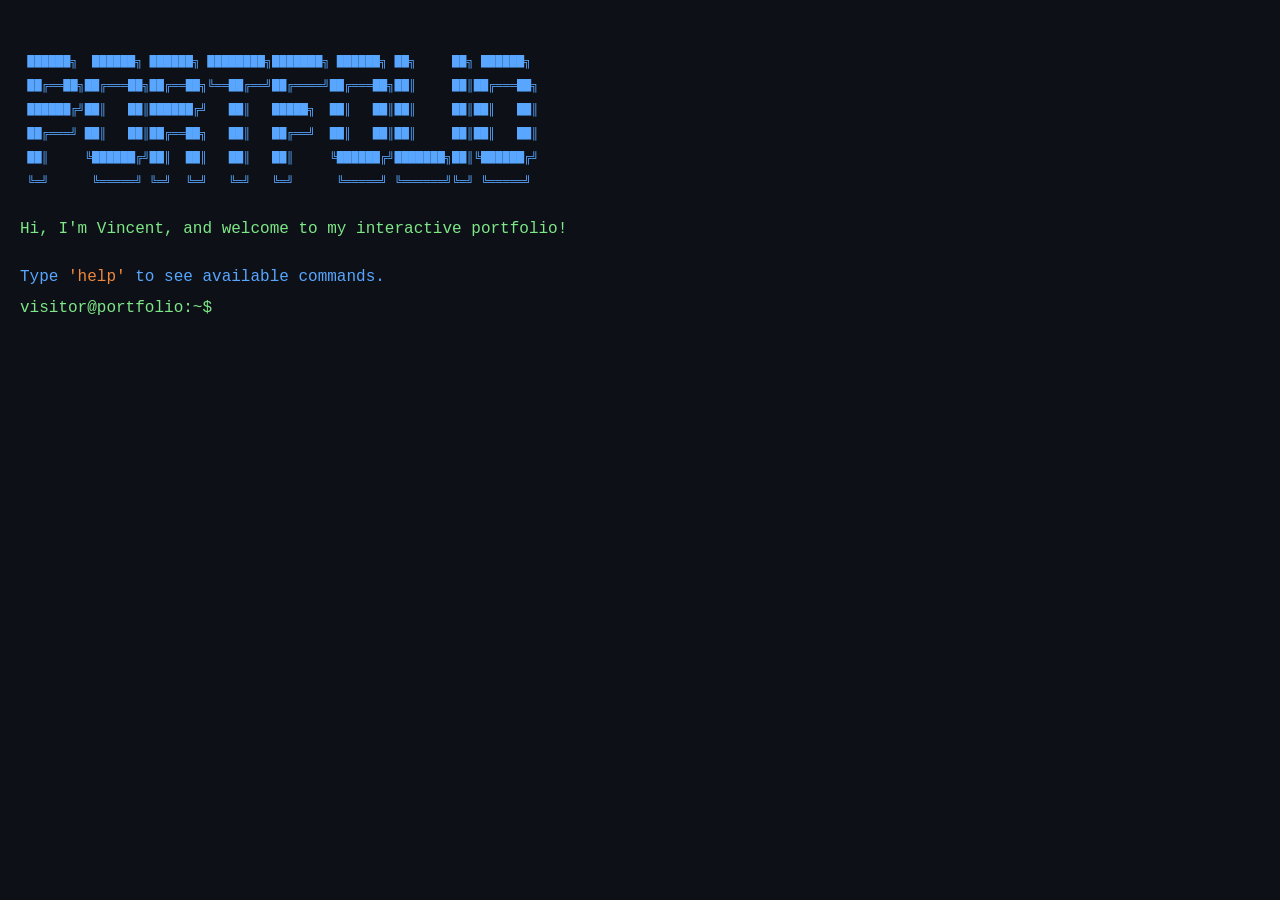
<file: index.html>
<!DOCTYPE html>
<html lang="en">
<head>
    <meta charset="UTF-8">
    <meta name="viewport" content="width=device-width, initial-scale=1.0">
    <title>Vincent Pham - Terminal Portfolio</title>
    <link rel="stylesheet" href="style.css">
</head>
<body>
    <div id="terminal">
        <div id="terminal-output"></div>
        <div id="input-line">
            <span id="prompt">visitor@portfolio:~$ </span>
            <input type="text" id="terminal-input" autofocus autocomplete="off">
        </div>
    </div>
    <script src="script.js"></script>
</body>
</html>
</file>
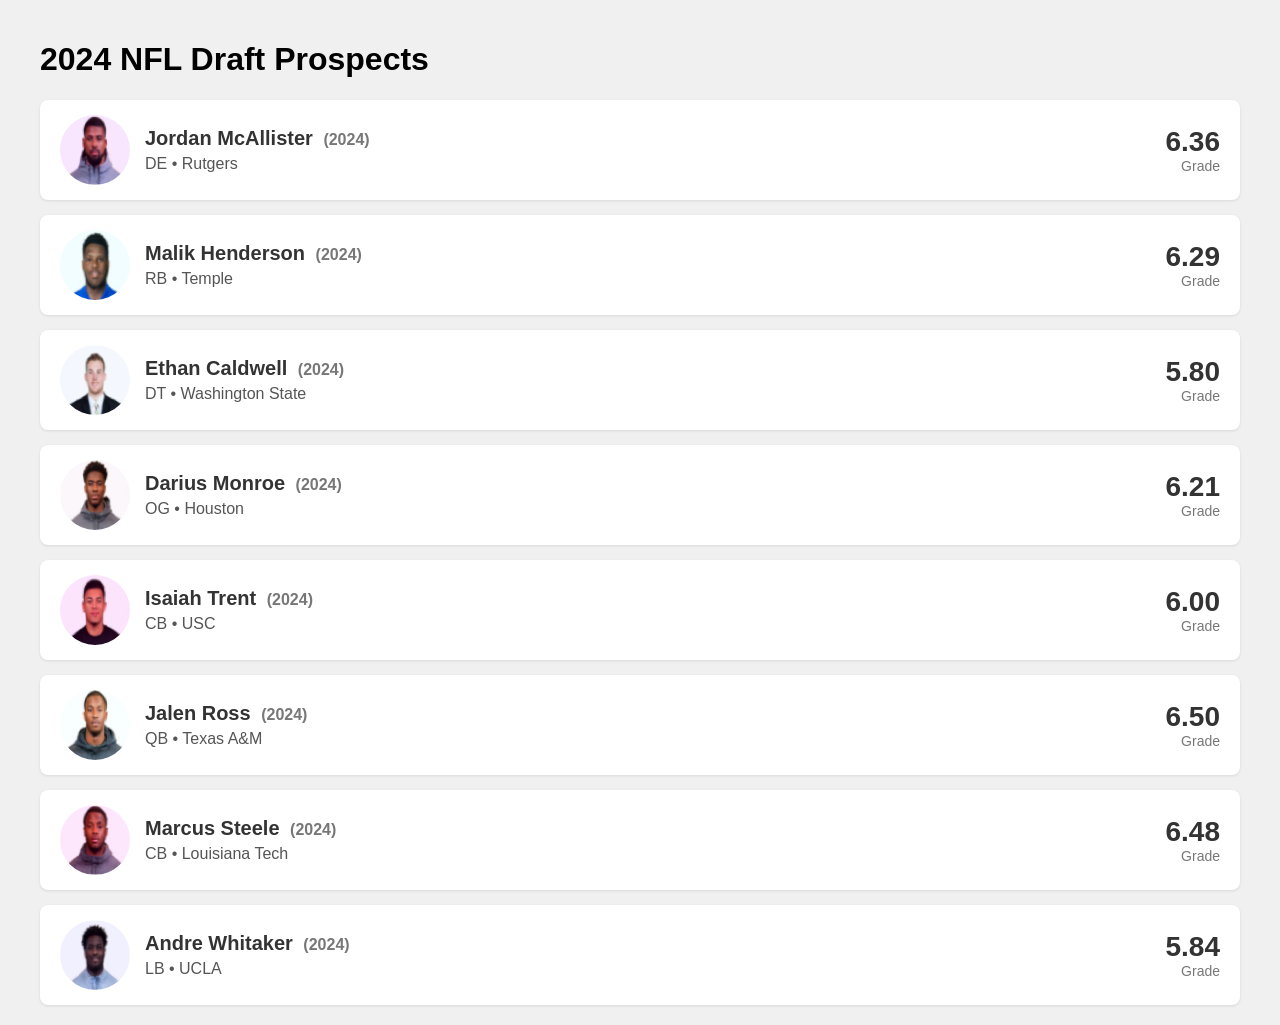
<file: homepage2.html>
<!DOCTYPE html>
<html lang="en">
<head>
    <meta charset="UTF-8">
    <meta name="viewport" content="width=device-width, initial-scale=1.0">
    <title>Prospect List</title>
    <style>
        body {
            font-family: Arial, sans-serif;
            max-width: 1200px;
            margin: 0 auto;
            padding: 20px;
            background-color: #f0f0f0;
        }
        .prospect-container {
            display: flex;
            flex-direction: column;
            gap: 15px;
            margin-top: 20px;
        }
        .prospect-card {
            display: flex;
            align-items: center;
            background-color: white;
            border-radius: 8px;
            padding: 15px 20px;
            box-shadow: 0 1px 3px rgba(0,0,0,0.1);
            text-decoration: none;
            color: inherit;
        }
        .player-image {
            width: 70px;
            height: 70px;
            border-radius: 50%;
            overflow: hidden;
            margin-right: 15px;
        }
        .player-image img {
            width: 100%;
            height: 100%;
            object-fit: cover;
        }
        .player-info {
            flex-grow: 1;
        }
        .player-name {
            font-size: 20px;
            font-weight: bold;
            margin: 0 0 5px 0;
            color: #333;
        }
        .player-year {
            color: #777;
            font-size: 16px;
            display: inline;
            margin-left: 5px;
        }
        .player-details {
            font-size: 16px;
            color: #555;
            margin: 5px 0 0 0;
        }
        .grade-container {
            text-align: right;
            min-width: 80px;
        }
        .grade-value {
            font-size: 28px;
            font-weight: bold;
            margin: 0;
            color: #333;
        }
        .grade-label {
            color: #777;
            font-size: 14px;
            margin: 0;
        }
    </style>
</head>
<body>
    <h1>2024 NFL Draft Prospects</h1>
    
    <div class="prospect-container">
        <!-- Jordan McAllister -->
        <a href="ProspectWebs/jordanmcallister.html" class="prospect-card">
            <div class="player-image">
                <img src="Headshots/Jordan_McAllister.png" alt="Jordan McAllister">
            </div>
            <div class="player-info">
                <h2 class="player-name">Jordan McAllister <span class="player-year">(2024)</span></h2>
                <p class="player-details">DE • Rutgers</p>
            </div>
            <div class="grade-container">
                <p class="grade-value">6.36</p>
                <p class="grade-label">Grade</p>
            </div>
        </a>

        <!-- Malik Henderson -->
        <a href="ProspectWebs/malikhenderson.html" class="prospect-card">
            <div class="player-image">
                <img src="Headshots/Malik_Henderson.png" alt="Malik Henderson">
            </div>
            <div class="player-info">
                <h2 class="player-name">Malik Henderson <span class="player-year">(2024)</span></h2>
                <p class="player-details">RB • Temple</p>
            </div>
            <div class="grade-container">
                <p class="grade-value">6.29</p>
                <p class="grade-label">Grade</p>
            </div>
        </a>

        <!-- Ethan Caldwell -->
        <a href="ProspectWebs/ethancaldwell.html" class="prospect-card">
            <div class="player-image">
                <img src="Headshots/Ethan_Caldwell.png" alt="Ethan Caldwell">
            </div>
            <div class="player-info">
                <h2 class="player-name">Ethan Caldwell <span class="player-year">(2024)</span></h2>
                <p class="player-details">DT • Washington State</p>
            </div>
            <div class="grade-container">
                <p class="grade-value">5.80</p>
                <p class="grade-label">Grade</p>
            </div>
        </a>

        <!-- Darius Monroe -->
        <a href="ProspectWebs/dariusmonroe.html" class="prospect-card">
            <div class="player-image">
                <img src="Headshots/Darius_Monroe.png" alt="Darius Monroe">
            </div>
            <div class="player-info">
                <h2 class="player-name">Darius Monroe <span class="player-year">(2024)</span></h2>
                <p class="player-details">OG • Houston</p>
            </div>
            <div class="grade-container">
                <p class="grade-value">6.21</p>
                <p class="grade-label">Grade</p>
            </div>
        </a>

        <!-- Isaiah Trent -->
        <a href="ProspectWebs/isaiahtrent.html" class="prospect-card">
            <div class="player-image">
                <img src="Headshots/Isaiah_Trent.png" alt="Isaiah Trent">
            </div>
            <div class="player-info">
                <h2 class="player-name">Isaiah Trent <span class="player-year">(2024)</span></h2>
                <p class="player-details">CB • USC</p>
            </div>
            <div class="grade-container">
                <p class="grade-value">6.00</p>
                <p class="grade-label">Grade</p>
            </div>
        </a>

        <!-- Jalen Ross -->
        <a href="ProspectWebs/jalenross.html" class="prospect-card">
            <div class="player-image">
                <img src="Headshots/Jalen_Ross.png" alt="Jalen Ross">
            </div>
            <div class="player-info">
                <h2 class="player-name">Jalen Ross <span class="player-year">(2024)</span></h2>
                <p class="player-details">QB • Texas A&M</p>
            </div>
            <div class="grade-container">
                <p class="grade-value">6.50</p>
                <p class="grade-label">Grade</p>
            </div>
        </a>

        <!-- Marcus Steele -->
        <a href="ProspectWebs/marcussteele.html" class="prospect-card">
            <div class="player-image">
                <img src="Headshots/Marcus_Steele.png" alt="Marcus Steele">
            </div>
            <div class="player-info">
                <h2 class="player-name">Marcus Steele <span class="player-year">(2024)</span></h2>
                <p class="player-details">CB • Louisiana Tech</p>
            </div>
            <div class="grade-container">
                <p class="grade-value">6.48</p>
                <p class="grade-label">Grade</p>
            </div>
        </a>

        <!-- Andre Whitaker -->
        <a href="ProspectWebs/andrewhitaker.html" class="prospect-card">
            <div class="player-image">
                <img src="Headshots/Andre_Whitaker.png" alt="Andre Whitaker">
            </div>
            <div class="player-info">
                <h2 class="player-name">Andre Whitaker <span class="player-year">(2024)</span></h2>
                <p class="player-details">LB • UCLA</p>
            </div>
            <div class="grade-container">
                <p class="grade-value">5.84</p>
                <p class="grade-label">Grade</p>
            </div>
        </a>
    </div>
</body>
</html>
</file>
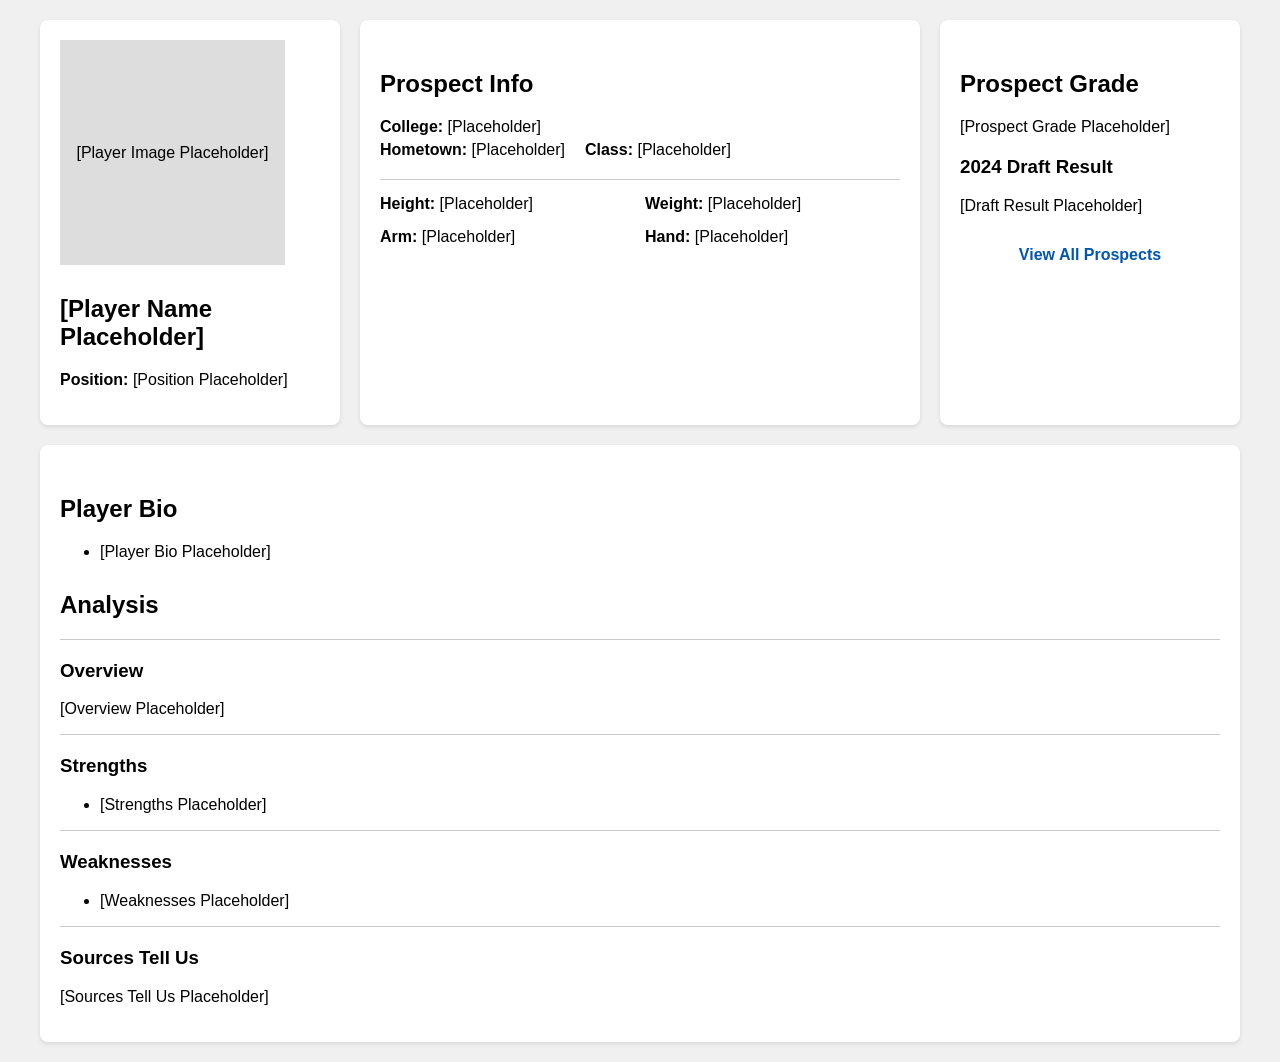
<file: prospect-page.html>
<!DOCTYPE html>
<html lang="en">
<head>
    <meta charset="UTF-8">
    <meta name="viewport" content="width=device-width, initial-scale=1.0">
    <title>NFL Prospect Profile</title>
    <style>
        body {
            font-family: Arial, sans-serif;
            max-width: 1200px;
            margin: 0 auto;
            padding: 20px;
            background-color: #f0f0f0;
        }
        .top-section {
            display: flex;
            justify-content: space-between;
            margin-bottom: 20px;
        }
        .block {
            background-color: white;
            padding: 20px;
            border-radius: 8px;
            box-shadow: 0 2px 4px rgba(0,0,0,0.1);
        }
        .headshot-block {
            flex: 1;
            margin-right: 20px;
        }
        .info-block {
            flex: 2;
            margin-right: 20px;
        }
        .grade-block {
            flex: 1;
        }
        .profile-image {
            width: 225px;
            height: 225px;
            background-color: #ddd;
            display: flex;
            justify-content: center;
            align-items: center;
            margin-bottom: 10px;
        }
        .info-row {
            display: flex;
            margin-bottom: 10px;
        }
        .info-row > div {
            margin-right: 20px;
        }
        .divider {
            height: 1px;
            background-color: #ccc;
            margin: 15px 0;
        }
        .physical-attributes {
            display: grid;
            grid-template-columns: repeat(2, 1fr);
            gap: 10px;
        }
        .info-item {
            margin-bottom: 5px;
        }
        h2 {
            margin-top: 30px;
        }
        h3 {
            margin-top: 20px;
        }
        .view-all {
            margin-top: auto;
            text-align: center;
            padding-top: 15px;
        }
        .view-all a {
            color: #0056b3;
            text-decoration: none;
            font-weight: bold;
        }
        .view-all a:hover {
            text-decoration: underline;
        }
    </style>
</head>
<body>
    <div class="top-section">
        <div class="block headshot-block">
            <div class="profile-image">
                [Player Image Placeholder]
            </div>
            <h2>[Player Name Placeholder]</h2>
            <p><strong>Position:</strong> [Position Placeholder]</p>
        </div>

        <div class="block info-block">
            <h2>Prospect Info</h2>
            <div class="info-item"><strong>College:</strong> [Placeholder]</div>
            
            <div class="info-row">
                <div class="info-item"><strong>Hometown:</strong> [Placeholder]</div>
                <div class="info-item"><strong>Class:</strong> [Placeholder]</div>
            </div>
            
            <div class="divider"></div>
            
            <div class="physical-attributes">
                <div class="info-item"><strong>Height:</strong> [Placeholder]</div>
                <div class="info-item"><strong>Weight:</strong> [Placeholder]</div>
                <div class="info-item"><strong>Arm:</strong> [Placeholder]</div>
                <div class="info-item"><strong>Hand:</strong> [Placeholder]</div>
            </div>
        </div>

        <div class="block grade-block">
            <h2>Prospect Grade</h2>
            <p>[Prospect Grade Placeholder]</p>
            <h3>2024 Draft Result</h3>
            <p>[Draft Result Placeholder]</p>
            <div class="view-all">
                <a href="../homepage.html">View All Prospects</a>
            </div>
        </div>
    </div>

    <div class="block">
        <h2>Player Bio</h2>
        <ul>
            <li>[Player Bio Placeholder]</li>
        </ul>

        <h2>Analysis</h2>
        <div class="divider"></div>
        
        <h3>Overview</h3>
        <p>[Overview Placeholder]</p>
        <div class="divider"></div>
        
        <h3>Strengths</h3>
        <ul>
            <li>[Strengths Placeholder]</li>
        </ul>
        <div class="divider"></div>
        
        <h3>Weaknesses</h3>
        <ul>
            <li>[Weaknesses Placeholder]</li>
        </ul>
        <div class="divider"></div>
        
        <h3>Sources Tell Us</h3>
        <p>[Sources Tell Us Placeholder]</p>
    </div>
</body>
</html>
</file>
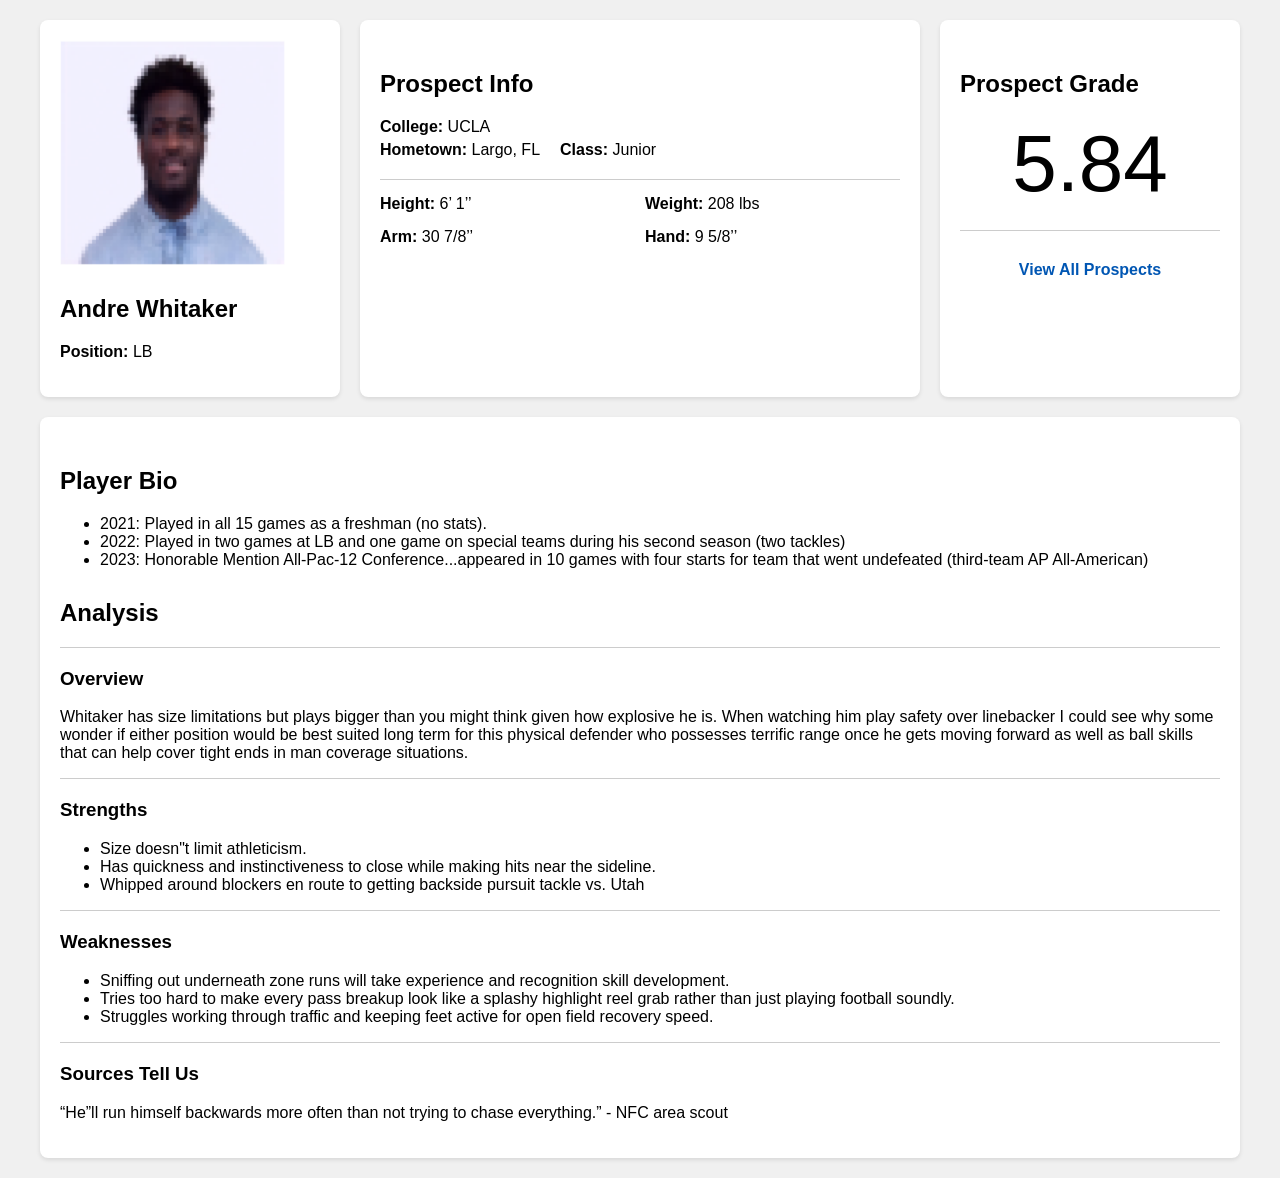
<file: ProspectWebs/andrewhitaker.html>
<!DOCTYPE html>
<html lang="en">
<head>
    <meta charset="UTF-8">
    <meta name="viewport" content="width=device-width, initial-scale=1.0">
    <title>NFL Prospect Profile</title>
    <style>
        body {
            font-family: Arial, sans-serif;
            max-width: 1200px;
            margin: 0 auto;
            padding: 20px;
            background-color: #f0f0f0;
        }
        .top-section {
            display: flex;
            justify-content: space-between;
            margin-bottom: 20px;
        }
        .block {
            background-color: white;
            padding: 20px;
            border-radius: 8px;
            box-shadow: 0 2px 4px rgba(0,0,0,0.1);
        }
        .headshot-block {
            flex: 1;
            margin-right: 20px;
        }
        .info-block {
            flex: 2;
            margin-right: 20px;
        }
        .grade-block {
            flex: 1;
        }
        .profile-image {
            width: 225px;
            height: 225px;
            background-color: #ddd;
            display: flex;
            justify-content: center;
            align-items: center;
            margin-bottom: 10px;
        }
        .info-row {
            display: flex;
            margin-bottom: 10px;
        }
        .info-row > div {
            margin-right: 20px;
        }
        .divider {
            height: 1px;
            background-color: #ccc;
            margin: 15px 0;
        }
        .physical-attributes {
            display: grid;
            grid-template-columns: repeat(2, 1fr);
            gap: 10px;
        }
        .info-item {
            margin-bottom: 5px;
        }
        h2 {
            margin-top: 30px;
        }
        h3 {
            margin-top: 20px;
        }
        .view-all {
            margin-top: auto;
            text-align: center;
            padding-top: 15px;
        }
        .view-all a {
            color: #0056b3;
            text-decoration: none;
            font-weight: bold;
        }
        .view-all a:hover {
            text-decoration: underline;
        }
    </style>
</head>
<body>
    <div class="top-section">
        <div class="block headshot-block">
            <div class="profile-image">
                <img src="../Headshots/Andre_Whitaker.png" alt="Andre Whitaker Headshot" style="width:225px;height: 225px;;">
            </div>
            <h2>Andre Whitaker</h2>
            <p><strong>Position:</strong> LB</p>
        </div>

        <div class="block info-block">
            <h2>Prospect Info</h2>
            <div class="info-item"><strong>College:</strong> UCLA</div>
            
            <div class="info-row">
                <div class="info-item"><strong>Hometown:</strong> Largo, FL</div>
                <div class="info-item"><strong>Class:</strong> Junior</div>
            </div>
            
            <div class="divider"></div>
            
            <div class="physical-attributes">
                <div class="info-item"><strong>Height:</strong> 6’ 1’’</div>
                <div class="info-item"><strong>Weight:</strong> 208 lbs</div>
                <div class="info-item"><strong>Arm:</strong> 30 7/8’’</div>
                <div class="info-item"><strong>Hand:</strong> 9 5/8’’</div>
            </div>
        </div>

        <div class="block grade-block">
            <h2>Prospect Grade</h2>
            <p style="font-size: 80px; text-align: center; margin: 20px 0;">5.84</p>
            <div class="divider"></div>
            <div class="view-all">
                <a href="../homepage2.html">View All Prospects</a>
            </div>
        </div>
        
    </div>

    <div class="block">
        <h2>Player Bio</h2>
        <ul>
            <li>2021: Played in all 15 games as a freshman (no stats).</li>
            <li>2022: Played in two games at LB and one game on special teams during his second season (two tackles)</li>
            <li>2023: Honorable Mention All-Pac-12 Conference...appeared in 10 games with four starts for team that went undefeated (third-team AP All-American)</li>
        </ul>

        <h2>Analysis</h2>
        <div class="divider"></div>
        
        <h3>Overview</h3>
        <p>Whitaker has size limitations but plays bigger than you might think given how explosive he is. When watching him play safety over linebacker I could see why some wonder if either position would be best suited long term for this physical defender who possesses terrific range once he gets moving forward as well as ball skills that can help cover tight ends in man coverage situations.</p>
        <div class="divider"></div>
        
        <h3>Strengths</h3>
        <ul>
            <li>Size doesn"t limit athleticism.</li>
            <li>Has quickness and instinctiveness to close while making hits near the sideline.</li>
            <li>Whipped around blockers en route to getting backside pursuit tackle vs. Utah</li>
        </ul>
        <div class="divider"></div>
        
        <h3>Weaknesses</h3>
        <ul>
            <li>Sniffing out underneath zone runs will take experience and recognition skill development.</li>
            <li>Tries too hard to make every pass breakup look like a splashy highlight reel grab rather than just playing football soundly.</li>
            <li>Struggles working through traffic and keeping feet active for open field recovery speed.</li>
        </ul>
        <div class="divider"></div>
        
        <h3>Sources Tell Us</h3>
        <p>“He”ll run himself backwards more often than not trying to chase everything.” - NFC area scout</p>
    </div>
</body>
</html>
</file>
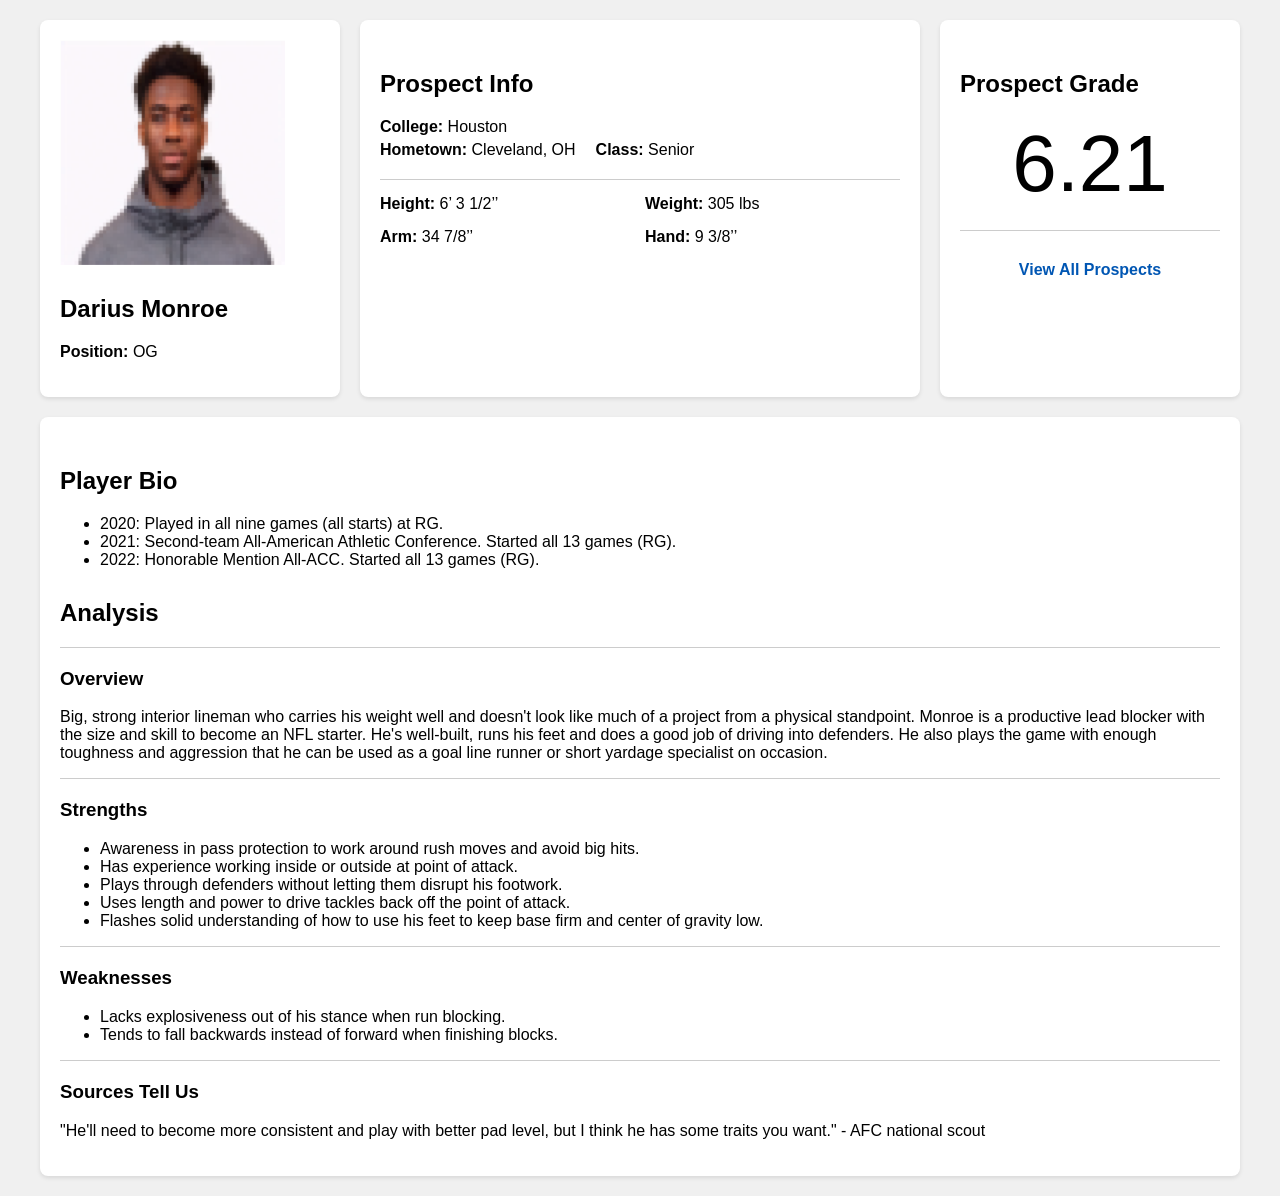
<file: ProspectWebs/dariusmonroe.html>
<!DOCTYPE html>
<html lang="en">
<head>
    <meta charset="UTF-8">
    <meta name="viewport" content="width=device-width, initial-scale=1.0">
    <title>NFL Prospect Profile</title>
    <style>
        body {
            font-family: Arial, sans-serif;
            max-width: 1200px;
            margin: 0 auto;
            padding: 20px;
            background-color: #f0f0f0;
        }
        .top-section {
            display: flex;
            justify-content: space-between;
            margin-bottom: 20px;
        }
        .block {
            background-color: white;
            padding: 20px;
            border-radius: 8px;
            box-shadow: 0 2px 4px rgba(0,0,0,0.1);
        }
        .headshot-block {
            flex: 1;
            margin-right: 20px;
        }
        .info-block {
            flex: 2;
            margin-right: 20px;
        }
        .grade-block {
            flex: 1;
        }
        .profile-image {
            width: 225px;
            height: 225px;
            background-color: #ddd;
            display: flex;
            justify-content: center;
            align-items: center;
            margin-bottom: 10px;
        }
        .info-row {
            display: flex;
            margin-bottom: 10px;
        }
        .info-row > div {
            margin-right: 20px;
        }
        .divider {
            height: 1px;
            background-color: #ccc;
            margin: 15px 0;
        }
        .physical-attributes {
            display: grid;
            grid-template-columns: repeat(2, 1fr);
            gap: 10px;
        }
        .info-item {
            margin-bottom: 5px;
        }
        h2 {
            margin-top: 30px;
        }
        h3 {
            margin-top: 20px;
        }
        .view-all {
            margin-top: auto;
            text-align: center;
            padding-top: 15px;
        }
        .view-all a {
            color: #0056b3;
            text-decoration: none;
            font-weight: bold;
        }
        .view-all a:hover {
            text-decoration: underline;
        }
    </style>
</head>
<body>
    <div class="top-section">
        <div class="block headshot-block">
            <div class="profile-image">
                <img src="../Headshots/Darius_Monroe.png" alt="Darius Monroe Headshot" style="width:225px;height: 225px;;">
            </div>
            <h2>Darius Monroe</h2>
            <p><strong>Position:</strong> OG</p>
        </div>

        <div class="block info-block">
            <h2>Prospect Info</h2>
            <div class="info-item"><strong>College:</strong> Houston</div>
            
            <div class="info-row">
                <div class="info-item"><strong>Hometown:</strong> Cleveland, OH</div>
                <div class="info-item"><strong>Class:</strong> Senior</div>
            </div>
            
            <div class="divider"></div>
            
            <div class="physical-attributes">
                <div class="info-item"><strong>Height:</strong> 6’ 3 1/2’’</div>
                <div class="info-item"><strong>Weight:</strong> 305 lbs</div>
                <div class="info-item"><strong>Arm:</strong> 34 7/8’’</div>
                <div class="info-item"><strong>Hand:</strong> 9 3/8’’</div>
            </div>
        </div>

        <div class="block grade-block">
            <h2>Prospect Grade</h2>
            <p style="font-size: 80px; text-align: center; margin: 20px 0;">6.21</p>
            <div class="divider"></div>
            <div class="view-all">
                <a href="../homepage2.html">View All Prospects</a>
            </div>
        </div>
    </div>

    <div class="block">
        <h2>Player Bio</h2>
        <ul>
            <li>2020: Played in all nine games (all starts) at RG.</li>
            <li>2021: Second-team All-American Athletic Conference. Started all 13 games (RG).</li>
            <li>2022: Honorable Mention All-ACC. Started all 13 games (RG).</li>
        </ul>

        <h2>Analysis</h2>
        <div class="divider"></div>
        
        <h3>Overview</h3>
        <p>Big, strong interior lineman who carries his weight well and doesn't look like much of a project from a physical standpoint. Monroe is a productive lead blocker with the size and skill to become an NFL starter. He's well-built, runs his feet and does a good job of driving into defenders. He also plays the game with enough toughness and aggression that he can be used as a goal line runner or short yardage specialist on occasion.</p>
        <div class="divider"></div>
        
        <h3>Strengths</h3>
        <ul>
            <li>Awareness in pass protection to work around rush moves and avoid big hits.</li>
            <li>Has experience working inside or outside at point of attack.</li>
            <li>Plays through defenders without letting them disrupt his footwork.</li>
            <li>Uses length and power to drive tackles back off the point of attack.</li>
            <li>Flashes solid understanding of how to use his feet to keep base firm and center of gravity low.</li>
        </ul>
        <div class="divider"></div>
        
        <h3>Weaknesses</h3>
        <ul>
            <li>Lacks explosiveness out of his stance when run blocking.</li>
            <li>Tends to fall backwards instead of forward when finishing blocks.</li>
        </ul>
        <div class="divider"></div>
        
        <h3>Sources Tell Us</h3>
        <p>"He'll need to become more consistent and play with better pad level, but I think he has some traits you want." - AFC national scout</p>
    </div>
</body>
</html>
</file>
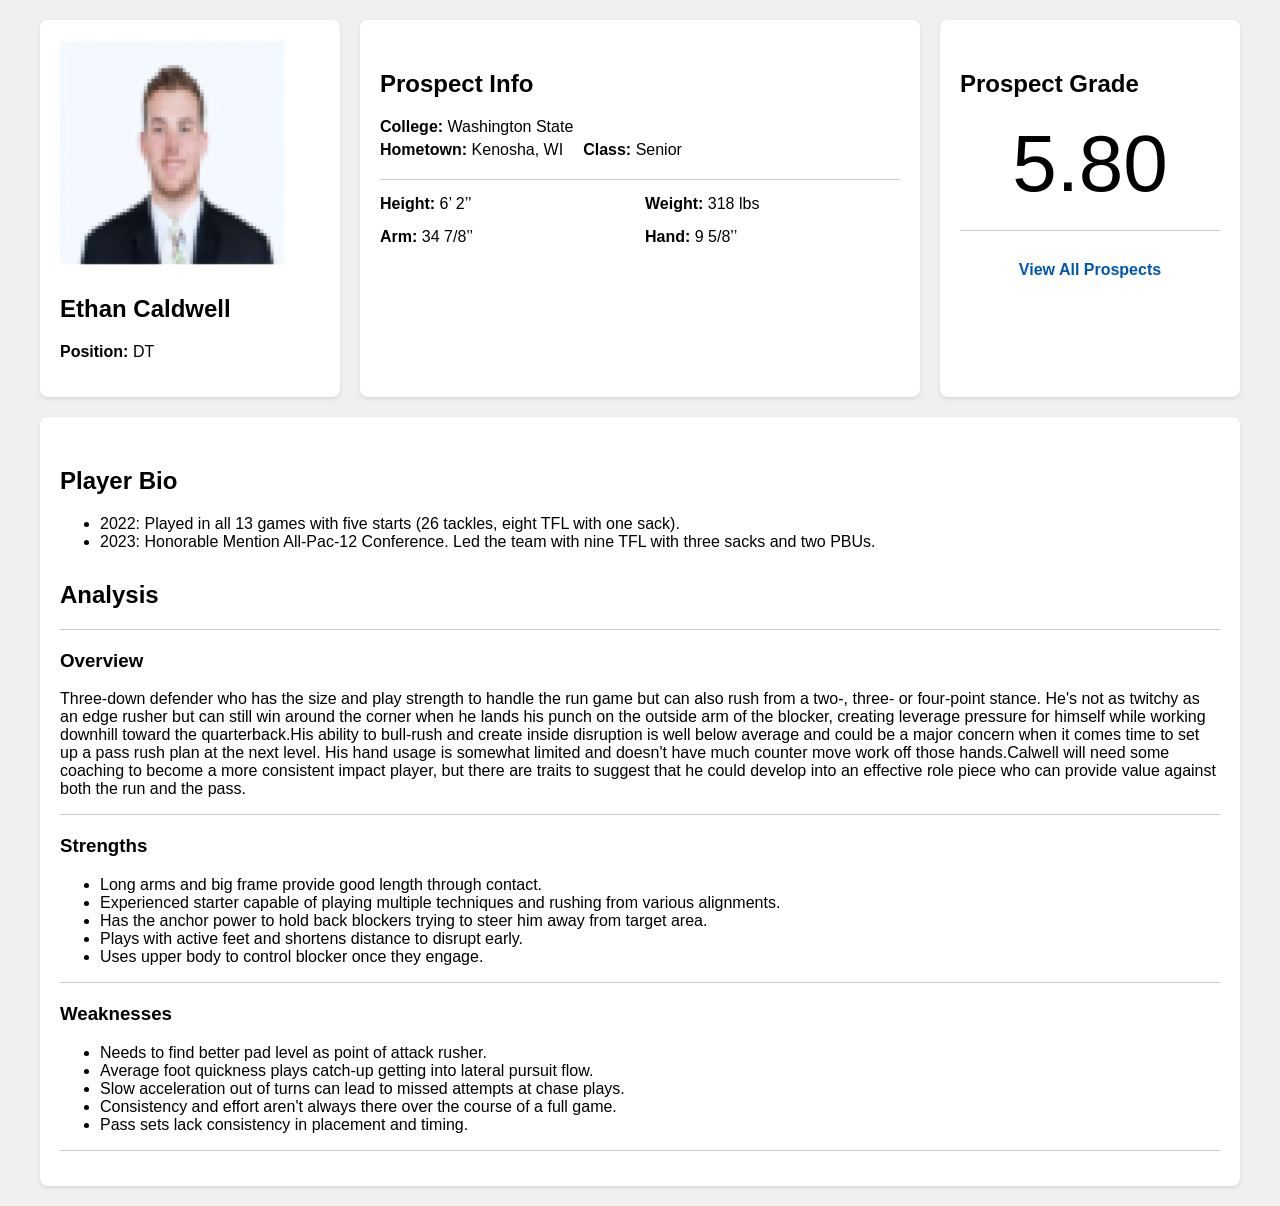
<file: ProspectWebs/ethancaldwell.html>
<!DOCTYPE html>
<html lang="en">
<head>
    <meta charset="UTF-8">
    <meta name="viewport" content="width=device-width, initial-scale=1.0">
    <title>NFL Prospect Profile</title>
    <style>
        body {
            font-family: Arial, sans-serif;
            max-width: 1200px;
            margin: 0 auto;
            padding: 20px;
            background-color: #f0f0f0;
        }
        .top-section {
            display: flex;
            justify-content: space-between;
            margin-bottom: 20px;
        }
        .block {
            background-color: white;
            padding: 20px;
            border-radius: 8px;
            box-shadow: 0 2px 4px rgba(0,0,0,0.1);
        }
        .headshot-block {
            flex: 1;
            margin-right: 20px;
        }
        .info-block {
            flex: 2;
            margin-right: 20px;
        }
        .grade-block {
            flex: 1;
        }
        .profile-image {
            width: 225px;
            height: 225px;
            background-color: #ddd;
            display: flex;
            justify-content: center;
            align-items: center;
            margin-bottom: 10px;
        }
        .info-row {
            display: flex;
            margin-bottom: 10px;
        }
        .info-row > div {
            margin-right: 20px;
        }
        .divider {
            height: 1px;
            background-color: #ccc;
            margin: 15px 0;
        }
        .physical-attributes {
            display: grid;
            grid-template-columns: repeat(2, 1fr);
            gap: 10px;
        }
        .info-item {
            margin-bottom: 5px;
        }
        h2 {
            margin-top: 30px;
        }
        h3 {
            margin-top: 20px;
        }
        .view-all {
            margin-top: auto;
            text-align: center;
            padding-top: 15px;
        }
        .view-all a {
            color: #0056b3;
            text-decoration: none;
            font-weight: bold;
        }
        .view-all a:hover {
            text-decoration: underline;
        }
    </style>
</head>
<body>
    <div class="top-section">
        <div class="block headshot-block">
            <div class="profile-image">
                <img src="../Headshots/Ethan_Caldwell.png" alt="Ethan Caldwell Headshot" style="width:225px;height: 225px;;">
            </div>
            <h2>Ethan Caldwell</h2>
            <p><strong>Position:</strong> DT</p>
        </div>

        <div class="block info-block">
            <h2>Prospect Info</h2>
            <div class="info-item"><strong>College:</strong> Washington State</div>
            
            <div class="info-row">
                <div class="info-item"><strong>Hometown:</strong> Kenosha, WI</div>
                <div class="info-item"><strong>Class:</strong> Senior</div>
            </div>
            
            <div class="divider"></div>
            
            <div class="physical-attributes">
                <div class="info-item"><strong>Height:</strong> 6’ 2’’</div>
                <div class="info-item"><strong>Weight:</strong> 318 lbs</div>
                <div class="info-item"><strong>Arm:</strong> 34 7/8’’</div>
                <div class="info-item"><strong>Hand:</strong> 9 5/8’’</div>
            </div>
        </div>

        <div class="block grade-block">
            <h2>Prospect Grade</h2>
            <p style="font-size: 80px; text-align: center; margin: 20px 0;">5.80</p>
            <div class="divider"></div>
            <div class="view-all">
                <a href="../homepage2.html">View All Prospects</a>
            </div>
        </div>
    </div>

    <div class="block">
        <h2>Player Bio</h2>
        <ul>
            <li>2022: Played in all 13 games with five starts (26 tackles, eight TFL with one sack).</li>
            <li>2023: Honorable Mention All-Pac-12 Conference. Led the team with nine TFL with three sacks and two PBUs.</li>
        </ul>

        <h2>Analysis</h2>
        <div class="divider"></div>
        
        <h3>Overview</h3>
        <p>Three-down defender who has the size and play strength to handle the run game but can also rush from a two-, three- or four-point stance. He's not as twitchy as an edge rusher but can still win around the corner when he lands his punch on the outside arm of the blocker, creating leverage pressure for himself while working downhill toward the quarterback.His ability to bull-rush and create inside disruption is well below average and could be a major concern when it comes time to set up a pass rush plan at the next level. His hand usage is somewhat limited and doesn't have much counter move work off those hands.Calwell will need some coaching to become a more consistent impact player, but there are traits to suggest that he could develop into an effective role piece who can provide value against both the run and the pass.</p>
        <div class="divider"></div>
        
        <h3>Strengths</h3>
        <ul>
            <li>Long arms and big frame provide good length through contact.</li>
            <li>Experienced starter capable of playing multiple techniques and rushing from various alignments.</li>
            <li>Has the anchor power to hold back blockers trying to steer him away from target area.</li>
            <li>Plays with active feet and shortens distance to disrupt early.</li>
            <li>Uses upper body to control blocker once they engage.</li>
        </ul>
        <div class="divider"></div>
        
        <h3>Weaknesses</h3>
        <ul>
            <li>Needs to find better pad level as point of attack rusher.</li>
            <li>Average foot quickness plays catch-up getting into lateral pursuit flow.</li>
            <li>Slow acceleration out of turns can lead to missed attempts at chase plays.</li>
            <li>Consistency and effort aren't always there over the course of a full game.</li>
            <li>Pass sets lack consistency in placement and timing.</li>
        </ul>
        <div class="divider"></div>
    </div>
</body>
</html>
</file>
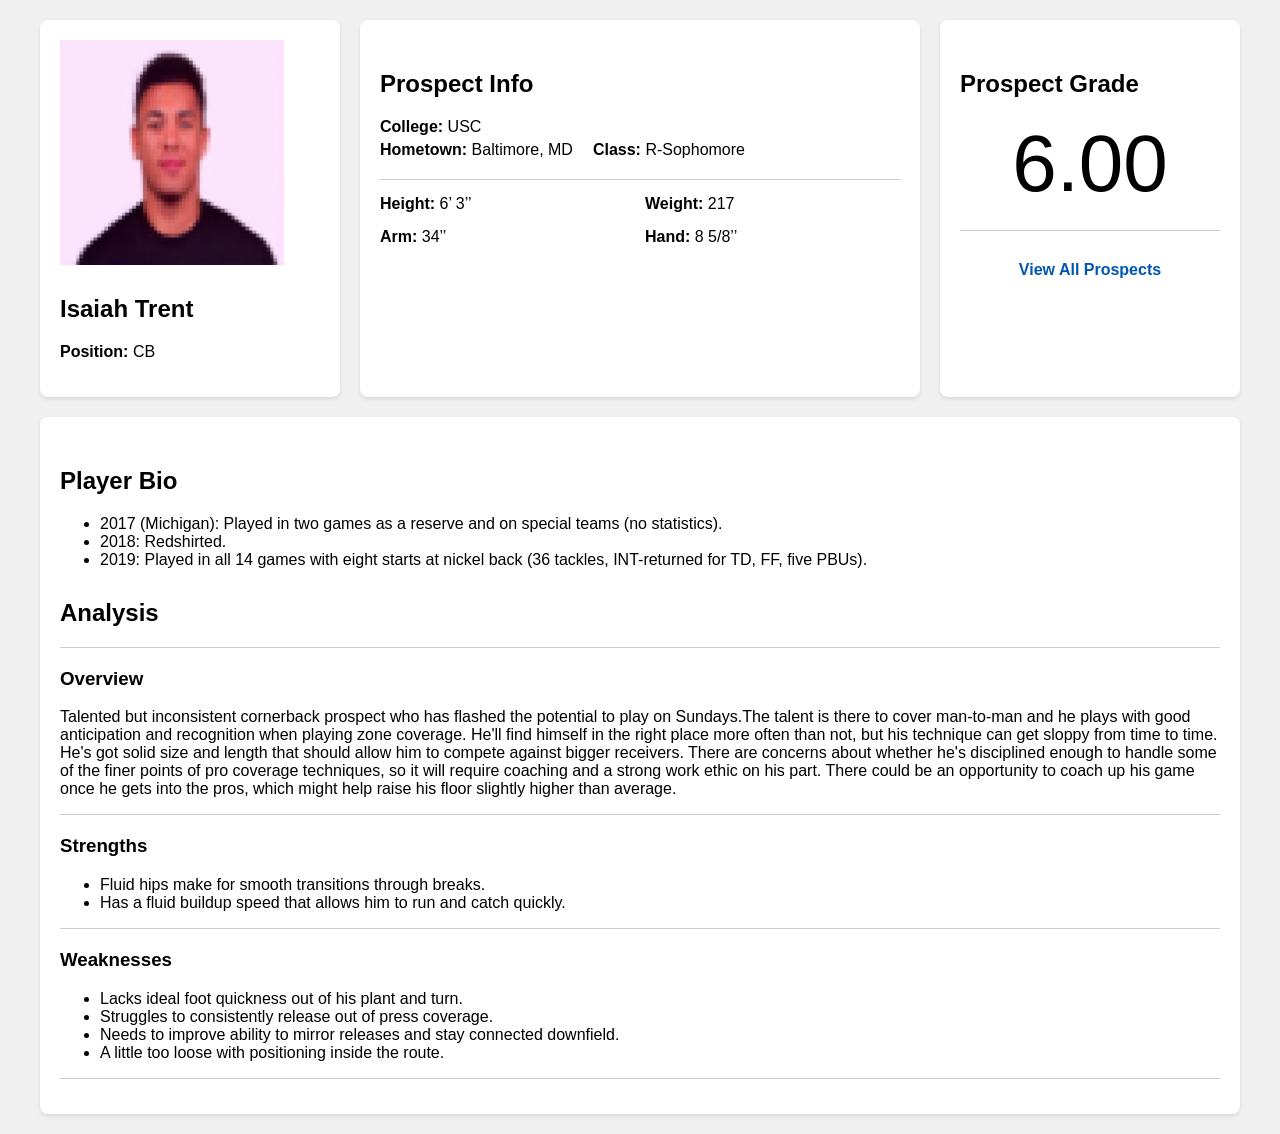
<file: ProspectWebs/isaiahtrent.html>
<!DOCTYPE html>
<html lang="en">
<head>
    <meta charset="UTF-8">
    <meta name="viewport" content="width=device-width, initial-scale=1.0">
    <title>NFL Prospect Profile</title>
    <style>
        body {
            font-family: Arial, sans-serif;
            max-width: 1200px;
            margin: 0 auto;
            padding: 20px;
            background-color: #f0f0f0;
        }
        .top-section {
            display: flex;
            justify-content: space-between;
            margin-bottom: 20px;
        }
        .block {
            background-color: white;
            padding: 20px;
            border-radius: 8px;
            box-shadow: 0 2px 4px rgba(0,0,0,0.1);
        }
        .headshot-block {
            flex: 1;
            margin-right: 20px;
        }
        .info-block {
            flex: 2;
            margin-right: 20px;
        }
        .grade-block {
            flex: 1;
        }
        .profile-image {
            width: 225px;
            height: 225px;
            background-color: #ddd;
            display: flex;
            justify-content: center;
            align-items: center;
            margin-bottom: 10px;
        }
        .info-row {
            display: flex;
            margin-bottom: 10px;
        }
        .info-row > div {
            margin-right: 20px;
        }
        .divider {
            height: 1px;
            background-color: #ccc;
            margin: 15px 0;
        }
        .physical-attributes {
            display: grid;
            grid-template-columns: repeat(2, 1fr);
            gap: 10px;
        }
        .info-item {
            margin-bottom: 5px;
        }
        h2 {
            margin-top: 30px;
        }
        h3 {
            margin-top: 20px;
        }
        .view-all {
            margin-top: auto;
            text-align: center;
            padding-top: 15px;
        }
        .view-all a {
            color: #0056b3;
            text-decoration: none;
            font-weight: bold;
        }
        .view-all a:hover {
            text-decoration: underline;
        }
    </style>
</head>
<body>
    <div class="top-section">
        <div class="block headshot-block">
            <div class="profile-image">
                <img src="../Headshots/Isaiah_Trent.png" alt="Isaiah Trent Headshot" style="width:225px;height: 225px;;">
            </div>
            <h2>Isaiah Trent</h2>
            <p><strong>Position:</strong> CB</p>
        </div>

        <div class="block info-block">
            <h2>Prospect Info</h2>
            <div class="info-item"><strong>College:</strong> USC</div>
            
            <div class="info-row">
                <div class="info-item"><strong>Hometown:</strong> Baltimore, MD</div>
                <div class="info-item"><strong>Class:</strong> R-Sophomore</div>
            </div>
            
            <div class="divider"></div>
            
            <div class="physical-attributes">
                <div class="info-item"><strong>Height:</strong> 6’ 3’’</div>
                <div class="info-item"><strong>Weight:</strong> 217</div>
                <div class="info-item"><strong>Arm:</strong> 34’’</div>
                <div class="info-item"><strong>Hand:</strong> 8 5/8’’</div>
            </div>
        </div>

        <div class="block grade-block">
            <h2>Prospect Grade</h2>
            <p style="font-size: 80px; text-align: center; margin: 20px 0;">6.00</p>
            <div class="divider"></div>
            <div class="view-all">
                <a href="../homepage2.html">View All Prospects</a>
            </div>
        </div>
    </div>

    <div class="block">
        <h2>Player Bio</h2>
        <ul>
            <li>2017 (Michigan): Played in two games as a reserve and on special teams (no statistics).</li>
            <li>2018: Redshirted.</li>
            <li>2019: Played in all 14 games with eight starts at nickel back (36 tackles, INT-returned for TD, FF, five PBUs).</li>
        </ul>

        <h2>Analysis</h2>
        <div class="divider"></div>
        
        <h3>Overview</h3>
        <p>Talented but inconsistent cornerback prospect who has flashed the potential to play on Sundays.The talent is there to cover man-to-man and he plays with good anticipation and recognition when playing zone coverage.

            He'll find himself in the right place more often than not, but his technique can get sloppy from time to time. He's got solid size and length that should allow him to compete against bigger receivers.
            
            There are concerns about whether he's disciplined enough to handle some of the finer points of pro coverage techniques, so it will require coaching and a strong work ethic on his part. There could be an opportunity to coach up his game once he gets into the pros, which might help raise his floor slightly higher than average.</p>
        <div class="divider"></div>
        
        <h3>Strengths</h3>
        <ul>
            <li>Fluid hips make for smooth transitions through breaks.</li>
            <li>Has a fluid buildup speed that allows him to run and catch quickly.</li>
        </ul>
        <div class="divider"></div>
        
        <h3>Weaknesses</h3>
        <ul>
            <li>Lacks ideal foot quickness out of his plant and turn.</li>
            <li>Struggles to consistently release out of press coverage.</li>
            <li>Needs to improve ability to mirror releases and stay connected downfield.</li>
            <li>A little too loose with positioning inside the route.</li>
        </ul>
        <div class="divider"></div>
    </div>
</body>
</html>
</file>
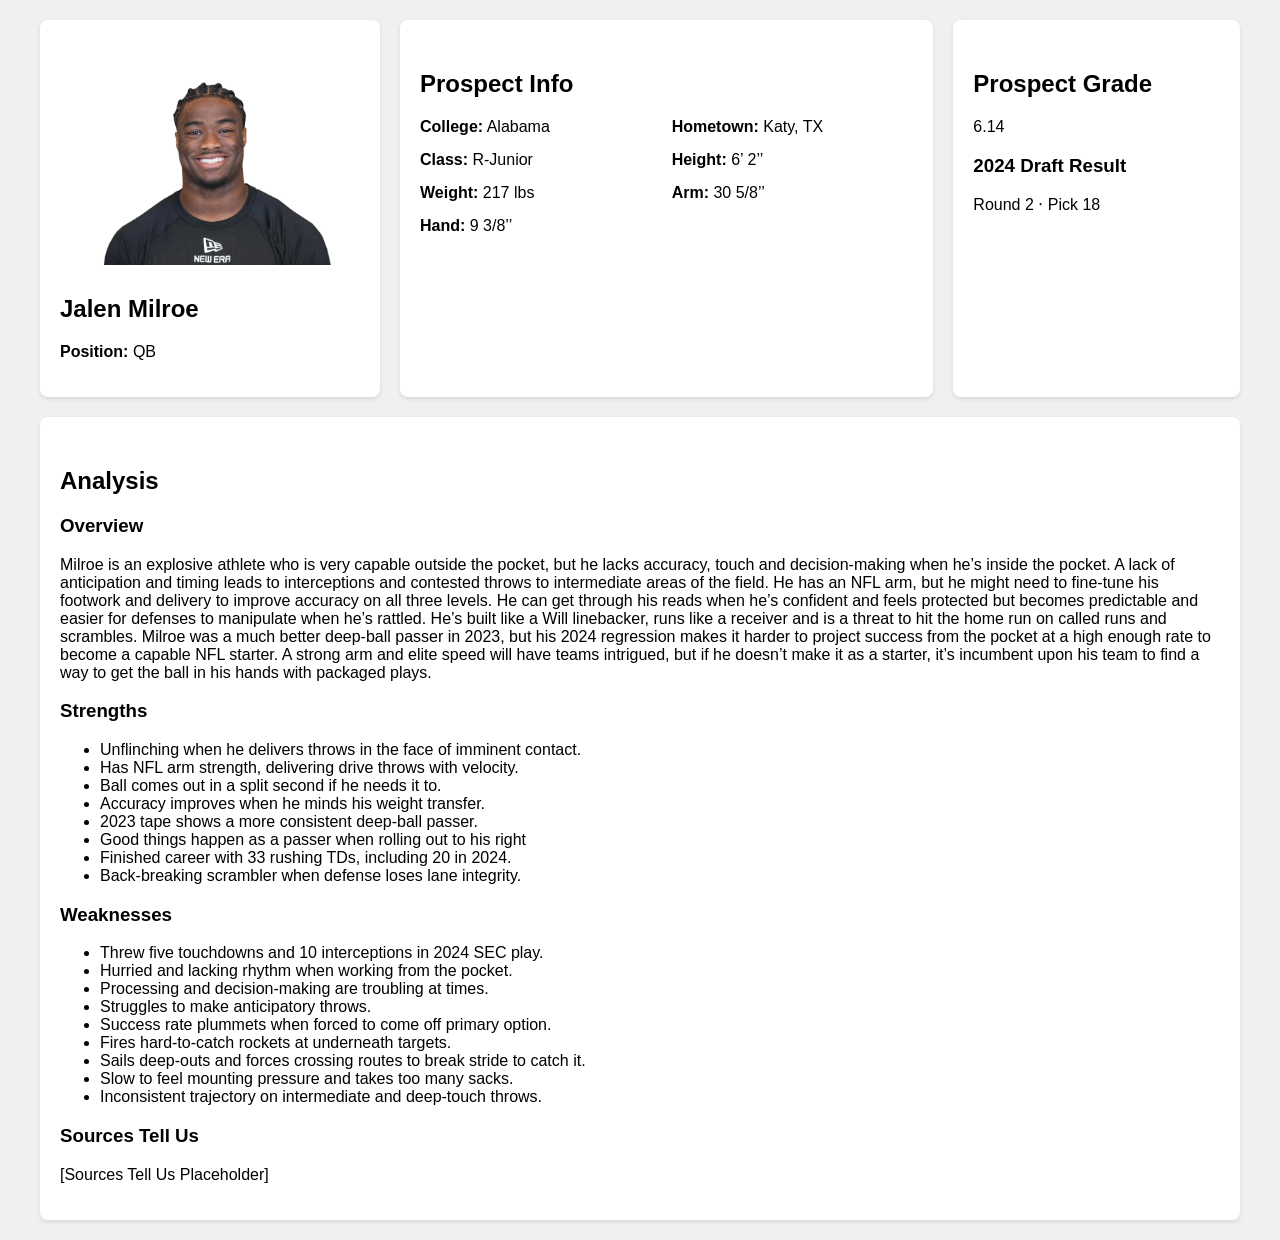
<file: ProspectWebs/jalenmilroe.html>
<!DOCTYPE html>
<html lang="en">
<head>
    <meta charset="UTF-8">
    <meta name="viewport" content="width=device-width, initial-scale=1.0">
    <title>NFL Prospect Profile</title>
    <style>
        body {
            font-family: Arial, sans-serif;
            max-width: 1200px;
            margin: 0 auto;
            padding: 20px;
            background-color: #f0f0f0;
        }
        .top-section {
            display: flex;
            justify-content: space-between;
            margin-bottom: 20px;
        }
        .block {
            background-color: white;
            padding: 20px;
            border-radius: 8px;
            box-shadow: 0 2px 4px rgba(0,0,0,0.1);
        }
        .headshot-block {
            flex: 1;
            margin-right: 20px;
        }
        .info-block {
            flex: 2;
            margin-right: 20px;
        }
        .grade-block {
            flex: 1;
        }
        .profile-image {
            width: 100%;
            height: 225px;
            background-color: #ddd;
            display: flex;
            justify-content: center;
            align-items: center;
            margin-bottom: 10px;
        }
        .info-grid {
            display: grid;
            grid-template-columns: repeat(2, 1fr);
            gap: 10px;
        }
        .info-item {
            margin-bottom: 5px;
        }
        h2 {
            margin-top: 30px;
        }
    </style>
</head>
<body>
    <div class="top-section">
        <div class="block headshot-block">
            <div class="profile-image">
                <img src="../Headshots/Jalen_Milroe_Headshot.jpeg" alt="Jalen Milroe Headshot" style="width:300px;height: 225px;;">
            </div>
            <h2>Jalen Milroe</h2>
            <p><strong>Position:</strong> QB</p>
        </div>

        <div class="block info-block">
            <h2>Prospect Info</h2>
            <div class="info-grid">
                <div class="info-item"><strong>College:</strong> Alabama</div>
                <div class="info-item"><strong>Hometown:</strong> Katy, TX</div>
                <div class="info-item"><strong>Class:</strong> R-Junior</div>
                <div class="info-item"><strong>Height:</strong> 6’ 2’’</div>
                <div class="info-item"><strong>Weight:</strong> 217 lbs</div>
                <div class="info-item"><strong>Arm:</strong> 30 5/8’’</div>
                <div class="info-item"><strong>Hand:</strong> 9 3/8’’</div>
            </div>
        </div>

        <div class="block grade-block">
            <h2>Prospect Grade</h2>
            <p>6.14</p>
            <h3>2024 Draft Result</h3>
            <p>Round 2 ‧ Pick 18</p>
        </div>
    </div>

    <div class="block">

        <h2>Analysis</h2>
        <h3>Overview</h3>
        <p>Milroe is an explosive athlete who is very capable outside the pocket, but he lacks accuracy, touch and decision-making when he’s inside the pocket. A lack of anticipation and timing leads to interceptions and contested throws to intermediate areas of the field. He has an NFL arm, but he might need to fine-tune his footwork and delivery to improve accuracy on all three levels. He can get through his reads when he’s confident and feels protected but becomes predictable and easier for defenses to manipulate when he’s rattled. He’s built like a Will linebacker, runs like a receiver and is a threat to hit the home run on called runs and scrambles. Milroe was a much better deep-ball passer in 2023, but his 2024 regression makes it harder to project success from the pocket at a high enough rate to become a capable NFL starter. A strong arm and elite speed will have teams intrigued, but if he doesn’t make it as a starter, it’s incumbent upon his team to find a way to get the ball in his hands with packaged plays.</p>

        <h3>Strengths</h3>
        <ul>
            <li>Unflinching when he delivers throws in the face of imminent contact.</li>
            <li>Has NFL arm strength, delivering drive throws with velocity.</li>
            <li>Ball comes out in a split second if he needs it to.</li>
            <li>Accuracy improves when he minds his weight transfer.</li>
            <li>2023 tape shows a more consistent deep-ball passer.</li>
            <li>Good things happen as a passer when rolling out to his right</li>
            <li>Finished career with 33 rushing TDs, including 20 in 2024.</li>
            <li>Back-breaking scrambler when defense loses lane integrity.</li>
        </ul>

        <h3>Weaknesses</h3>
        <ul>
            <li>Threw five touchdowns and 10 interceptions in 2024 SEC play.</li>
            <li>Hurried and lacking rhythm when working from the pocket.</li>
            <li>Processing and decision-making are troubling at times.</li>
            <li>Struggles to make anticipatory throws.</li>
            <li>Success rate plummets when forced to come off primary option.</li>
            <li>Fires hard-to-catch rockets at underneath targets.</li>
            <li>Sails deep-outs and forces crossing routes to break stride to catch it.</li>
            <li>Slow to feel mounting pressure and takes too many sacks.</li>
            <li>Inconsistent trajectory on intermediate and deep-touch throws.</li>
        </ul>
        <h3>Sources Tell Us</h3>
        <p>[Sources Tell Us Placeholder]</p>
    </div>
</body>
</html>
</file>
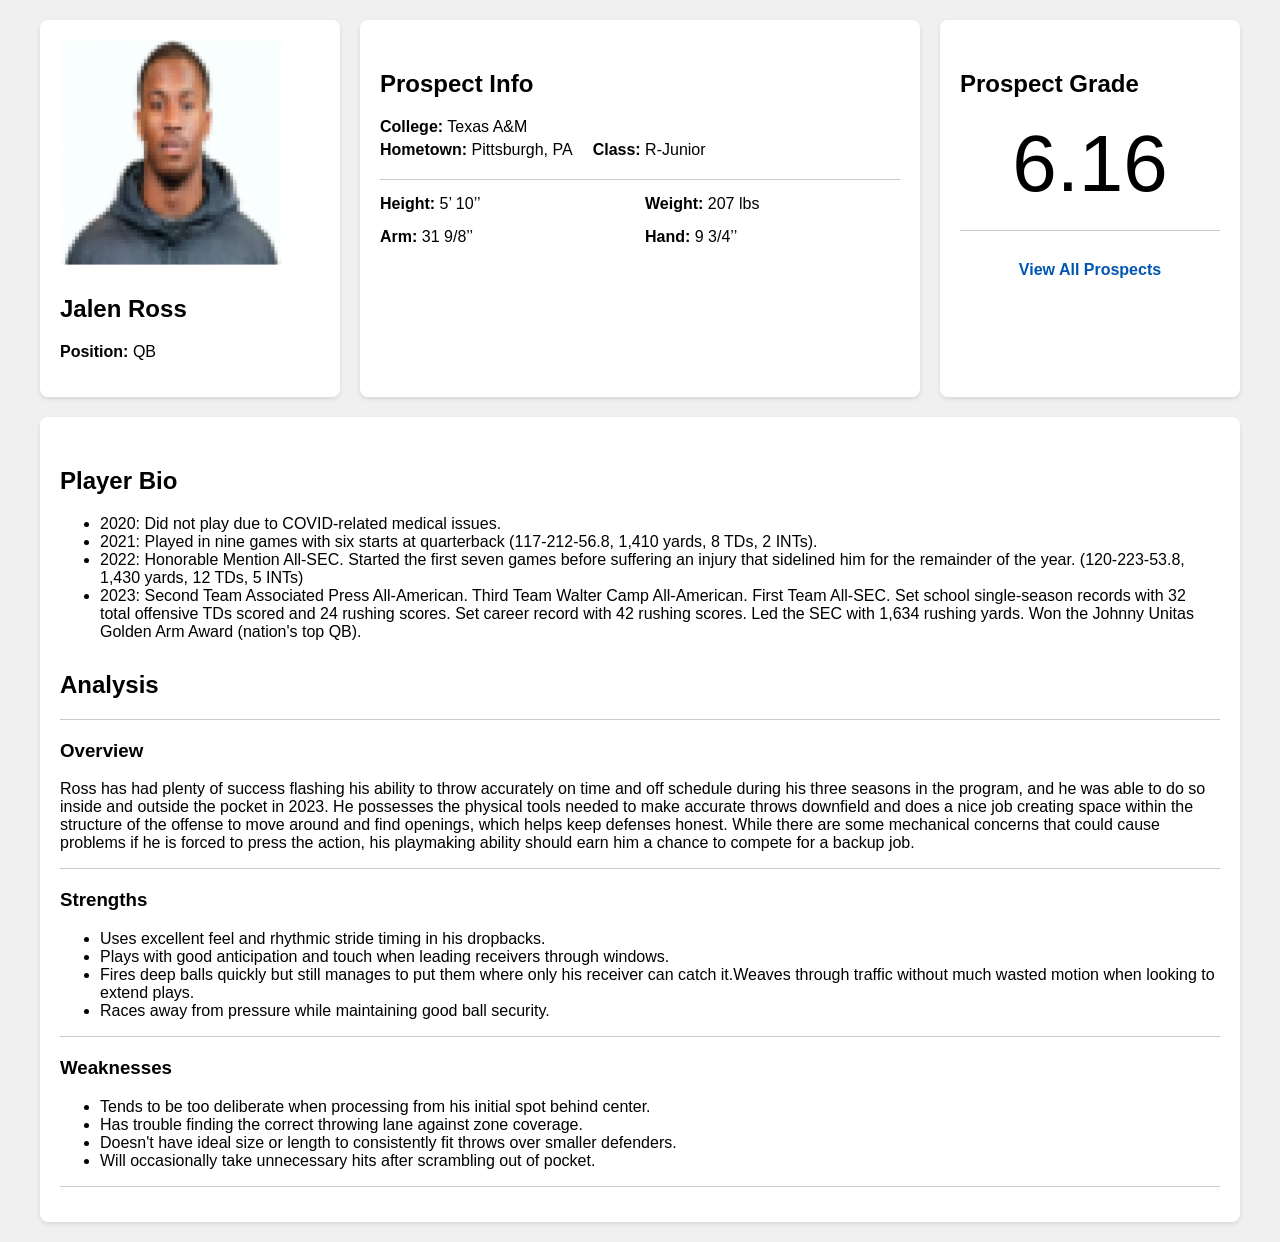
<file: ProspectWebs/jalenross.html>
<!DOCTYPE html>
<html lang="en">
<head>
    <meta charset="UTF-8">
    <meta name="viewport" content="width=device-width, initial-scale=1.0">
    <title>NFL Prospect Profile</title>
    <style>
        body {
            font-family: Arial, sans-serif;
            max-width: 1200px;
            margin: 0 auto;
            padding: 20px;
            background-color: #f0f0f0;
        }
        .top-section {
            display: flex;
            justify-content: space-between;
            margin-bottom: 20px;
        }
        .block {
            background-color: white;
            padding: 20px;
            border-radius: 8px;
            box-shadow: 0 2px 4px rgba(0,0,0,0.1);
        }
        .headshot-block {
            flex: 1;
            margin-right: 20px;
        }
        .info-block {
            flex: 2;
            margin-right: 20px;
        }
        .grade-block {
            flex: 1;
        }
        .profile-image {
            width: 225px;
            height: 225px;
            background-color: #ddd;
            display: flex;
            justify-content: center;
            align-items: center;
            margin-bottom: 10px;
        }
        .info-row {
            display: flex;
            margin-bottom: 10px;
        }
        .info-row > div {
            margin-right: 20px;
        }
        .divider {
            height: 1px;
            background-color: #ccc;
            margin: 15px 0;
        }
        .physical-attributes {
            display: grid;
            grid-template-columns: repeat(2, 1fr);
            gap: 10px;
        }
        .info-item {
            margin-bottom: 5px;
        }
        h2 {
            margin-top: 30px;
        }
        h3 {
            margin-top: 20px;
        }
        .view-all {
            margin-top: auto;
            text-align: center;
            padding-top: 15px;
        }
        .view-all a {
            color: #0056b3;
            text-decoration: none;
            font-weight: bold;
        }
        .view-all a:hover {
            text-decoration: underline;
        }
    </style>
</head>
<body>
    <div class="top-section">
        <div class="block headshot-block">
            <div class="profile-image">
                <img src="../Headshots/Jalen_Ross.png" alt="Jalen Ross Headshot" style="width:225px;height: 225px;;">
            </div>
            <h2>Jalen Ross</h2>
            <p><strong>Position:</strong> QB</p>
        </div>

        <div class="block info-block">
            <h2>Prospect Info</h2>
            <div class="info-item"><strong>College:</strong> Texas A&M</div>
            
            <div class="info-row">
                <div class="info-item"><strong>Hometown:</strong> Pittsburgh, PA</div>
                <div class="info-item"><strong>Class:</strong> R-Junior</div>
            </div>
            
            <div class="divider"></div>
            
            <div class="physical-attributes">
                <div class="info-item"><strong>Height:</strong> 5’ 10’’</div>
                <div class="info-item"><strong>Weight:</strong> 207 lbs</div>
                <div class="info-item"><strong>Arm:</strong> 31 9/8’’</div>
                <div class="info-item"><strong>Hand:</strong> 9 3/4’’</div>
            </div>
        </div>

        <div class="block grade-block">
            <h2>Prospect Grade</h2>
            <p style="font-size: 80px; text-align: center; margin: 20px 0;">6.16</p>
            <div class="divider"></div>
            <div class="view-all">
                <a href="../homepage2.html">View All Prospects</a>
            </div>
        </div>
    </div>

    <div class="block">
        <h2>Player Bio</h2>
        <ul>
            <li>2020: Did not play due to COVID-related medical issues.</li>
            <li>2021: Played in nine games with six starts at quarterback (117-212-56.8, 1,410 yards, 8 TDs, 2 INTs).</li>
            <li>2022: Honorable Mention All-SEC. Started the first seven games before suffering an injury that sidelined him for the remainder of the year. (120-223-53.8, 1,430 yards, 12 TDs, 5 INTs)</li>
            <li>2023: Second Team Associated Press All-American. Third Team Walter Camp All-American. First Team All-SEC. Set school single-season records with 32 total offensive TDs scored and 24 rushing scores. Set career record with 42 rushing scores. Led the SEC with 1,634 rushing yards. Won the Johnny Unitas Golden Arm Award (nation's top QB).</li>
        </ul>

        <h2>Analysis</h2>
        <div class="divider"></div>
        
        <h3>Overview</h3>
        <p>Ross has had plenty of success flashing his ability to throw accurately on time and off schedule during his three seasons in the program, and he was able to do so inside and outside the pocket in 2023. He possesses the physical tools needed to make accurate throws downfield and does a nice job creating space within the structure of the offense to move around and find openings, which helps keep defenses honest. While there are some mechanical concerns that could cause problems if he is forced to press the action, his playmaking ability should earn him a chance to compete for a backup job.</p>
        <div class="divider"></div>
        
        <h3>Strengths</h3>
        <ul>
            <li>Uses excellent feel and rhythmic stride timing in his dropbacks.</li>
            <li>Plays with good anticipation and touch when leading receivers through windows.</li>
            <li>Fires deep balls quickly but still manages to put them where only his receiver can catch it.Weaves through traffic without much wasted motion when looking to extend plays.</li>
            <li>Races away from pressure while maintaining good ball security.</li>
        </ul>
        <div class="divider"></div>
        
        <h3>Weaknesses</h3>
        <ul>
            <li>Tends to be too deliberate when processing from his initial spot behind center.</li>
            <li>Has trouble finding the correct throwing lane against zone coverage.</li>
            <li>Doesn't have ideal size or length to consistently fit throws over smaller defenders.</li>
            <li>Will occasionally take unnecessary hits after scrambling out of pocket.</li>
        </ul>
        <div class="divider"></div>
    </div>
</body>
</html>
</file>
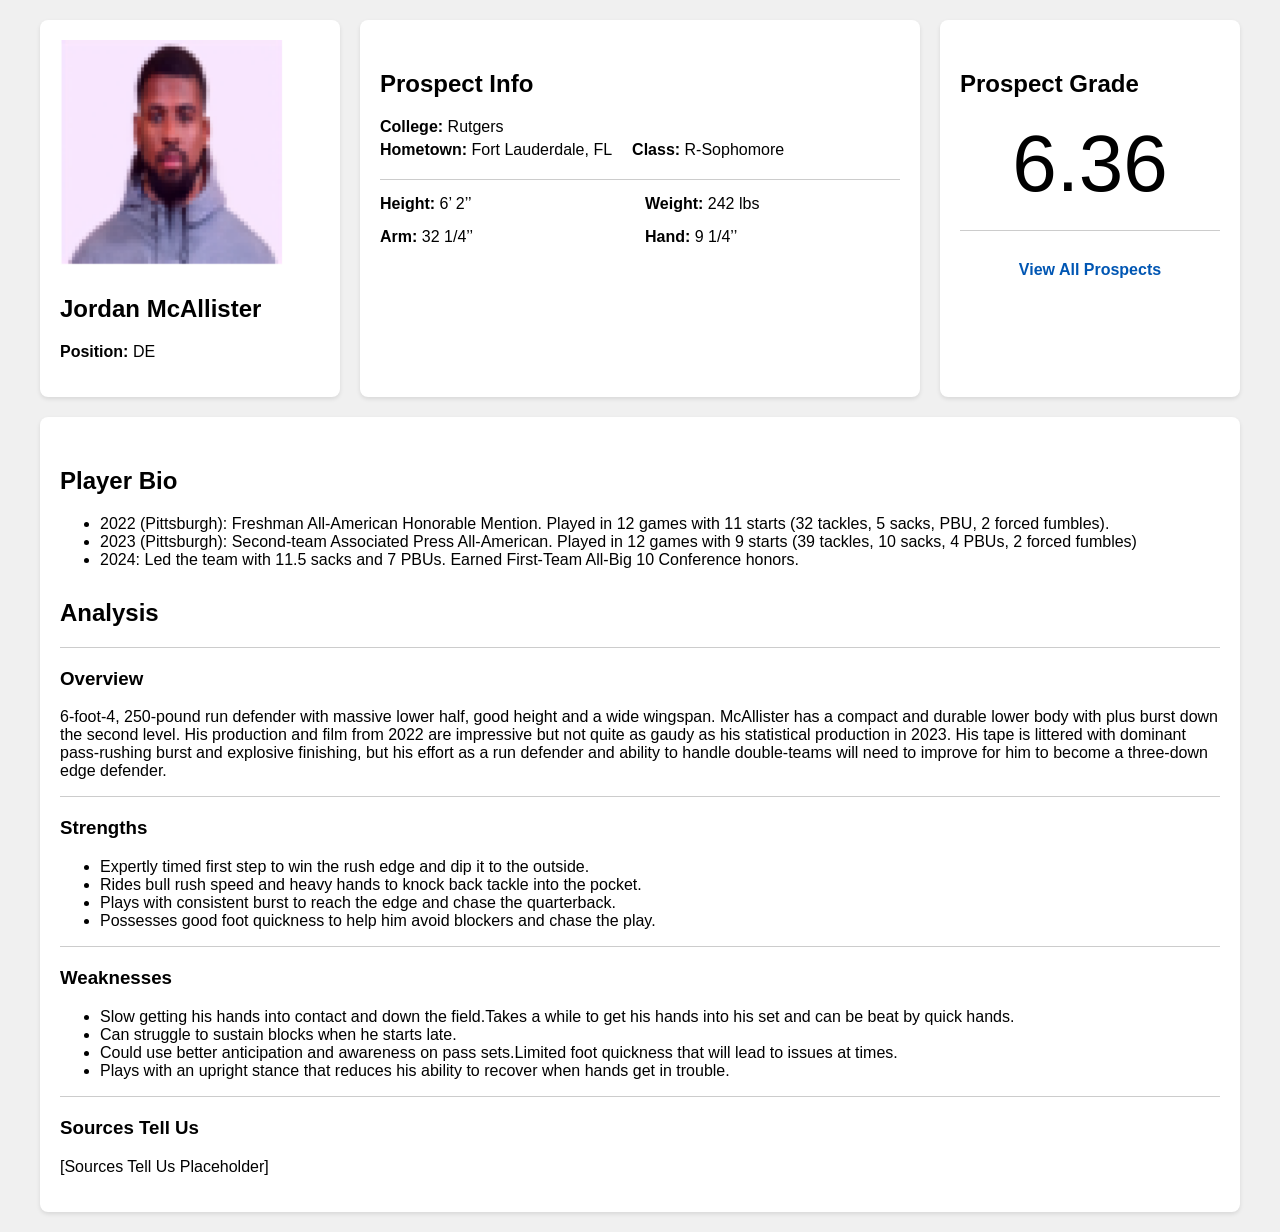
<file: ProspectWebs/jordanmcallister.html>
<!DOCTYPE html>
<html lang="en">
<head>
    <meta charset="UTF-8">
    <meta name="viewport" content="width=device-width, initial-scale=1.0">
    <title>NFL Prospect Profile</title>
    <style>
        body {
            font-family: Arial, sans-serif;
            max-width: 1200px;
            margin: 0 auto;
            padding: 20px;
            background-color: #f0f0f0;
        }
        .top-section {
            display: flex;
            justify-content: space-between;
            margin-bottom: 20px;
        }
        .block {
            background-color: white;
            padding: 20px;
            border-radius: 8px;
            box-shadow: 0 2px 4px rgba(0,0,0,0.1);
        }
        .headshot-block {
            flex: 1;
            margin-right: 20px;
        }
        .info-block {
            flex: 2;
            margin-right: 20px;
        }
        .grade-block {
            flex: 1;
        }
        .profile-image {
            width: 225px;
            height: 225px;
            background-color: #ddd;
            display: flex;
            justify-content: center;
            align-items: center;
            margin-bottom: 10px;
        }
        .info-row {
            display: flex;
            margin-bottom: 10px;
        }
        .info-row > div {
            margin-right: 20px;
        }
        .divider {
            height: 1px;
            background-color: #ccc;
            margin: 15px 0;
        }
        .physical-attributes {
            display: grid;
            grid-template-columns: repeat(2, 1fr);
            gap: 10px;
        }
        .info-item {
            margin-bottom: 5px;
        }
        h2 {
            margin-top: 30px;
        }
        h3 {
            margin-top: 20px;
        }
        .view-all {
            margin-top: auto;
            text-align: center;
            padding-top: 15px;
        }
        .view-all a {
            color: #0056b3;
            text-decoration: none;
            font-weight: bold;
        }
        .view-all a:hover {
            text-decoration: underline;
        }
    </style>
</head>
<body>
    <div class="top-section">
        <div class="block headshot-block">
            <div class="profile-image">
                <img src="../Headshots/Jordan_McAllister.png" alt="Jordan McAllister Headshot" style="width:225px;height: 225px;;">
            </div>
            <h2>Jordan McAllister</h2>
            <p><strong>Position:</strong> DE</p>
        </div>

        <div class="block info-block">
            <h2>Prospect Info</h2>
            <div class="info-item"><strong>College:</strong> Rutgers</div>
            
            <div class="info-row">
                <div class="info-item"><strong>Hometown:</strong> Fort Lauderdale, FL</div>
                <div class="info-item"><strong>Class:</strong> R-Sophomore</div>
            </div>
            
            <div class="divider"></div>
            
            <div class="physical-attributes">
                <div class="info-item"><strong>Height:</strong> 6’ 2’’</div>
                <div class="info-item"><strong>Weight:</strong> 242 lbs</div>
                <div class="info-item"><strong>Arm:</strong> 32 1/4’’</div>
                <div class="info-item"><strong>Hand:</strong> 9 1/4’’</div>
            </div>
        </div>

        <div class="block grade-block">
            <h2>Prospect Grade</h2>
            <p style="font-size: 80px; text-align: center; margin: 20px 0;">6.36</p>
            <div class="divider"></div>
            <div class="view-all">
                <a href="../homepage2.html">View All Prospects</a>
            </div>
        </div>
    </div>

    <div class="block">
        <h2>Player Bio</h2>
        <ul>
            <li>2022 (Pittsburgh): Freshman All-American Honorable Mention. Played in 12 games with 11 starts (32 tackles, 5 sacks, PBU, 2 forced fumbles).</li>
            <li>2023 (Pittsburgh): Second-team Associated Press All-American. Played in 12 games with 9 starts (39 tackles, 10 sacks, 4 PBUs, 2 forced fumbles)</li>
            <li>2024: Led the team with 11.5 sacks and 7 PBUs. Earned First-Team All-Big 10 Conference honors.</li>
        </ul>

        <h2>Analysis</h2>
        <div class="divider"></div>
        
        <h3>Overview</h3>
        <p>6-foot-4, 250-pound run defender with massive lower half, good height and a wide wingspan. McAllister has a compact and durable lower body with plus burst down the second level. His production and film from 2022 are impressive but not quite as gaudy as his statistical production in 2023. His tape is littered with dominant pass-rushing burst and explosive finishing, but his effort as a run defender and ability to handle double-teams will need to improve for him to become a three-down edge defender.</p>

        <div class="divider"></div>
        
        <h3>Strengths</h3>
        <ul>
            <li>Expertly timed first step to win the rush edge and dip it to the outside.</li>
            <li>Rides bull rush speed and heavy hands to knock back tackle into the pocket.</li>
            <li>Plays with consistent burst to reach the edge and chase the quarterback.</li>
            <li>Possesses good foot quickness to help him avoid blockers and chase the play.</li>
        </ul>
        <div class="divider"></div>
        
        <h3>Weaknesses</h3>
        <ul>
            <li>Slow getting his hands into contact and down the field.Takes a while to get his hands into his set and can be beat by quick hands.</li>
            <li>Can struggle to sustain blocks when he starts late.</li>
            <li>Could use better anticipation and awareness on pass sets.Limited foot quickness that will lead to issues at times.</li>
            <li>Plays with an upright stance that reduces his ability to recover when hands get in trouble.</li>
        </ul>
        <div class="divider"></div>
        
        <h3>Sources Tell Us</h3>
        <p>[Sources Tell Us Placeholder]</p>
    </div>
</body>
</html>
</file>
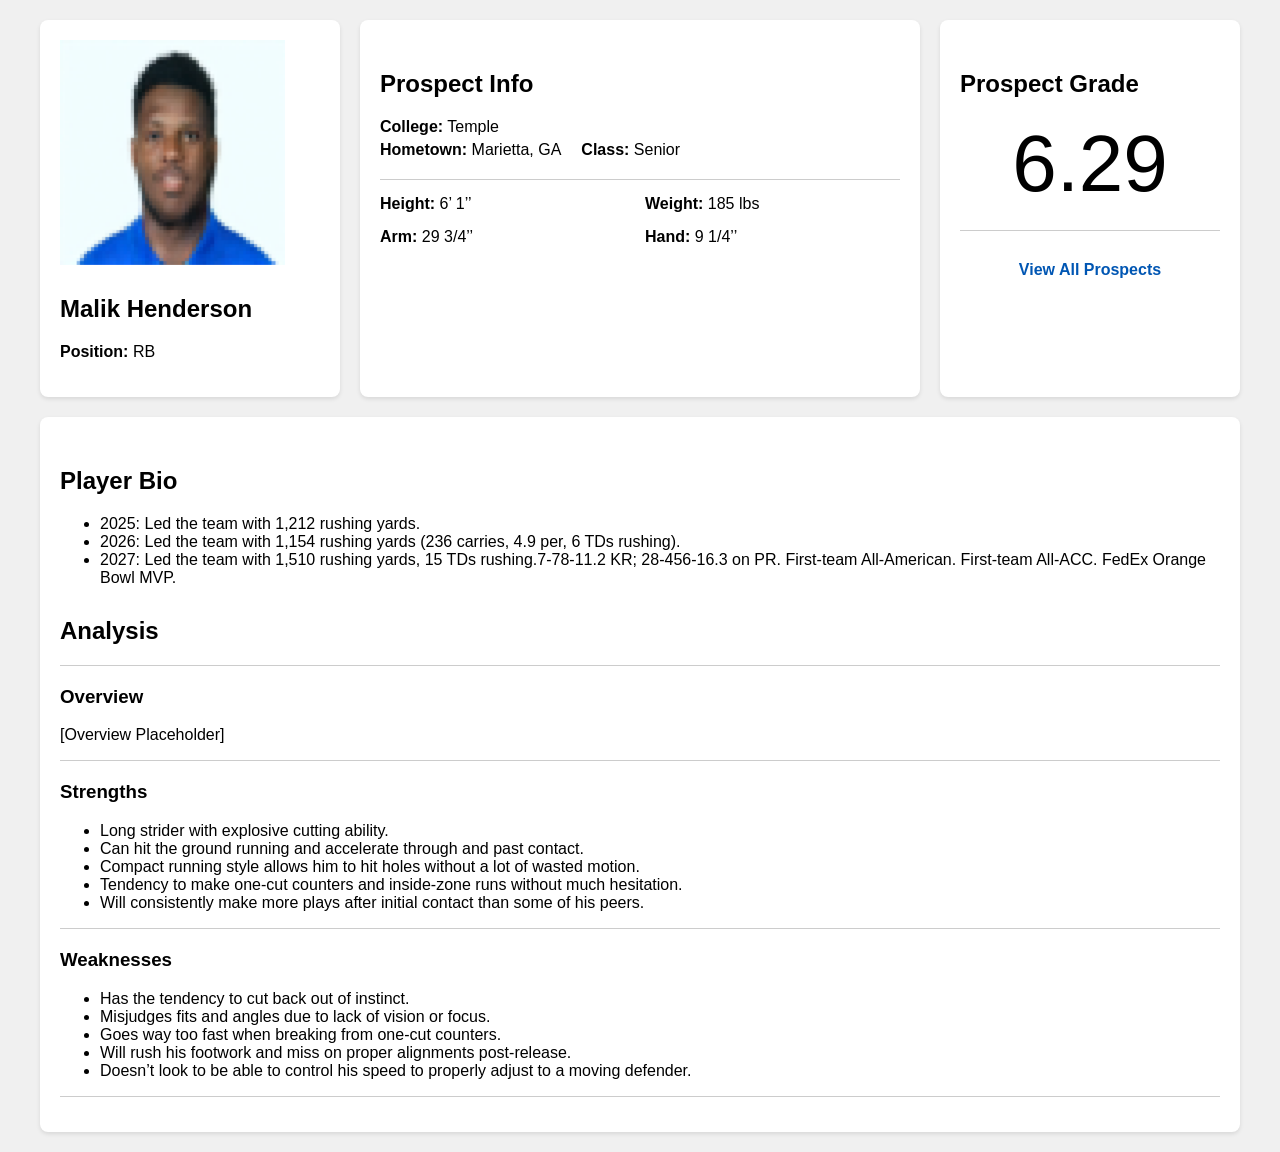
<file: ProspectWebs/malikhenderson.html>
<!DOCTYPE html>
<html lang="en">
<head>
    <meta charset="UTF-8">
    <meta name="viewport" content="width=device-width, initial-scale=1.0">
    <title>NFL Prospect Profile</title>
    <style>
        body {
            font-family: Arial, sans-serif;
            max-width: 1200px;
            margin: 0 auto;
            padding: 20px;
            background-color: #f0f0f0;
        }
        .top-section {
            display: flex;
            justify-content: space-between;
            margin-bottom: 20px;
        }
        .block {
            background-color: white;
            padding: 20px;
            border-radius: 8px;
            box-shadow: 0 2px 4px rgba(0,0,0,0.1);
        }
        .headshot-block {
            flex: 1;
            margin-right: 20px;
        }
        .info-block {
            flex: 2;
            margin-right: 20px;
        }
        .grade-block {
            flex: 1;
        }
        .profile-image {
            width: 225px;
            height: 225px;
            background-color: #ddd;
            display: flex;
            justify-content: center;
            align-items: center;
            margin-bottom: 10px;
        }
        .info-row {
            display: flex;
            margin-bottom: 10px;
        }
        .info-row > div {
            margin-right: 20px;
        }
        .divider {
            height: 1px;
            background-color: #ccc;
            margin: 15px 0;
        }
        .physical-attributes {
            display: grid;
            grid-template-columns: repeat(2, 1fr);
            gap: 10px;
        }
        .info-item {
            margin-bottom: 5px;
        }
        h2 {
            margin-top: 30px;
        }
        h3 {
            margin-top: 20px;
        }
        .view-all {
            margin-top: auto;
            text-align: center;
            padding-top: 15px;
        }
        .view-all a {
            color: #0056b3;
            text-decoration: none;
            font-weight: bold;
        }
        .view-all a:hover {
            text-decoration: underline;
        }
    </style>
</head>
<body>
    <div class="top-section">
        <div class="block headshot-block">
            <div class="profile-image">
                <img src="../Headshots/Malik_Henderson.png" alt="Malik Henderson Headshot" style="width:225px;height: 225px;;">
            </div>
            <h2>Malik Henderson</h2>
            <p><strong>Position:</strong> RB</p>
        </div>

        <div class="block info-block">
            <h2>Prospect Info</h2>
            <div class="info-item"><strong>College:</strong> Temple</div>
            
            <div class="info-row">
                <div class="info-item"><strong>Hometown:</strong> Marietta, GA</div>
                <div class="info-item"><strong>Class:</strong> Senior</div>
            </div>
            
            <div class="divider"></div>
            
            <div class="physical-attributes">
                <div class="info-item"><strong>Height:</strong> 6’ 1’’</div>
                <div class="info-item"><strong>Weight:</strong> 185 lbs</div>
                <div class="info-item"><strong>Arm:</strong> 29 3/4’’</div>
                <div class="info-item"><strong>Hand:</strong> 9 1/4’’</div>
            </div>
        </div>

        <div class="block grade-block">
            <h2>Prospect Grade</h2>
            <p style="font-size: 80px; text-align: center; margin: 20px 0;">6.29</p>
            <div class="divider"></div>
            <div class="view-all">
                <a href="../homepage2.html">View All Prospects</a>
            </div>
        </div>
    </div>

    <div class="block">
        <h2>Player Bio</h2>
        <ul>
            <li>2025: Led the team with 1,212 rushing yards.</li>
            <li>2026: Led the team with 1,154 rushing yards (236 carries, 4.9 per, 6 TDs rushing).</li>
            <li>2027: Led the team with 1,510 rushing yards, 15 TDs rushing.7-78-11.2 KR; 28-456-16.3 on PR. First-team All-American.

                First-team All-ACC.
                
                FedEx Orange Bowl MVP.</li>
        </ul>

        <h2>Analysis</h2>
        <div class="divider"></div>
        
        <h3>Overview</h3>
        <p>[Overview Placeholder]</p>
        <div class="divider"></div>
        
        <h3>Strengths</h3>
        <ul>
            <li>Long strider with explosive cutting ability.</li>
            <li>Can hit the ground running and accelerate through and past contact.</li>
            <li>Compact running style allows him to hit holes without a lot of wasted motion.</li>
            <li>Tendency to make one-cut counters and inside-zone runs without much hesitation.</li>
            <li>Will consistently make more plays after initial contact than some of his peers.</li>
        </ul>
        <div class="divider"></div>
        
        <h3>Weaknesses</h3>
        <ul>
            <li>Has the tendency to cut back out of instinct.</li>
            <li>Misjudges fits and angles due to lack of vision or focus.</li>
            <li>Goes way too fast when breaking from one-cut counters.</li>
            <li>Will rush his footwork and miss on proper alignments post-release.</li>
            <li>Doesn’t look to be able to control his speed to properly adjust to a moving defender.</li>
        </ul>
        <div class="divider"></div>
    </div>
</body>
</html>
</file>
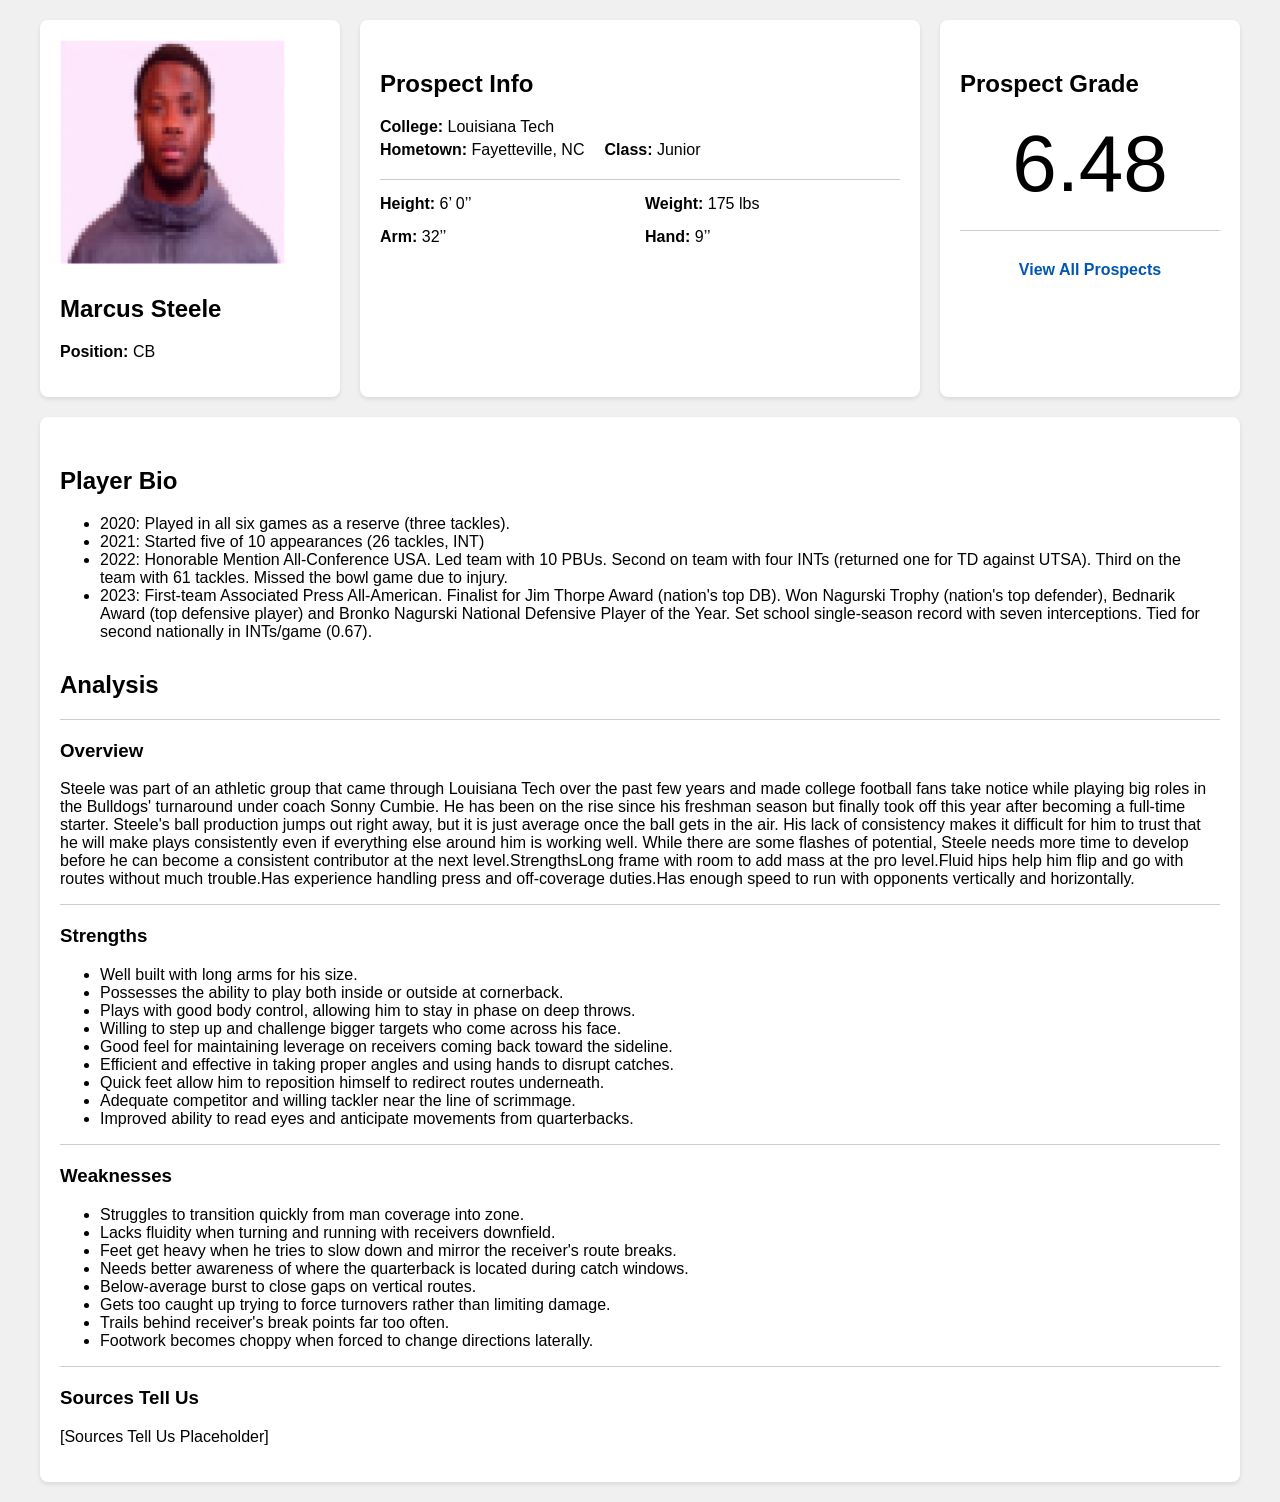
<file: ProspectWebs/marcussteele.html>
<!DOCTYPE html>
<html lang="en">
<head>
    <meta charset="UTF-8">
    <meta name="viewport" content="width=device-width, initial-scale=1.0">
    <title>NFL Prospect Profile</title>
    <style>
        body {
            font-family: Arial, sans-serif;
            max-width: 1200px;
            margin: 0 auto;
            padding: 20px;
            background-color: #f0f0f0;
        }
        .top-section {
            display: flex;
            justify-content: space-between;
            margin-bottom: 20px;
        }
        .block {
            background-color: white;
            padding: 20px;
            border-radius: 8px;
            box-shadow: 0 2px 4px rgba(0,0,0,0.1);
        }
        .headshot-block {
            flex: 1;
            margin-right: 20px;
        }
        .info-block {
            flex: 2;
            margin-right: 20px;
        }
        .grade-block {
            flex: 1;
        }
        .profile-image {
            width: 225px;
            height: 225px;
            background-color: #ddd;
            display: flex;
            justify-content: center;
            align-items: center;
            margin-bottom: 10px;
        }
        .info-row {
            display: flex;
            margin-bottom: 10px;
        }
        .info-row > div {
            margin-right: 20px;
        }
        .divider {
            height: 1px;
            background-color: #ccc;
            margin: 15px 0;
        }
        .physical-attributes {
            display: grid;
            grid-template-columns: repeat(2, 1fr);
            gap: 10px;
        }
        .info-item {
            margin-bottom: 5px;
        }
        h2 {
            margin-top: 30px;
        }
        h3 {
            margin-top: 20px;
        }
        .view-all {
            margin-top: auto;
            text-align: center;
            padding-top: 15px;
        }
        .view-all a {
            color: #0056b3;
            text-decoration: none;
            font-weight: bold;
        }
        .view-all a:hover {
            text-decoration: underline;
        }
    </style>
</head>
<body>
    <div class="top-section">
        <div class="block headshot-block">
            <div class="profile-image">
                <img src="../Headshots/Marcus_Steele.png" alt="Marcus Steele Headshot" style="width:225px;height: 225px;;">
            </div>
            <h2>Marcus Steele</h2>
            <p><strong>Position:</strong> CB</p>
        </div>

        <div class="block info-block">
            <h2>Prospect Info</h2>
            <div class="info-item"><strong>College:</strong> Louisiana Tech</div>
            
            <div class="info-row">
                <div class="info-item"><strong>Hometown:</strong> Fayetteville, NC</div>
                <div class="info-item"><strong>Class:</strong> Junior</div>
            </div>
            
            <div class="divider"></div>
            
            <div class="physical-attributes">
                <div class="info-item"><strong>Height:</strong> 6’ 0’’</div>
                <div class="info-item"><strong>Weight:</strong> 175 lbs</div>
                <div class="info-item"><strong>Arm:</strong> 32’’</div>
                <div class="info-item"><strong>Hand:</strong> 9’’</div>
            </div>
        </div>

        <div class="block grade-block">
            <h2>Prospect Grade</h2>
            <p style="font-size: 80px; text-align: center; margin: 20px 0;">6.48</p>
            <div class="divider"></div>
            <div class="view-all">
                <a href="../homepage2.html">View All Prospects</a>
            </div>
        </div>
    </div>

    <div class="block">
        <h2>Player Bio</h2>
        <ul>
            <li>2020: Played in all six games as a reserve (three tackles).</li>
            <li>2021: Started five of 10 appearances (26 tackles, INT)</li>
            <li>2022: Honorable Mention All-Conference USA. Led team with 10 PBUs. Second on team with four INTs (returned one for TD against UTSA). Third on the team with 61 tackles. Missed the bowl game due to injury.</li>
            <li>2023: First-team Associated Press All-American. Finalist for Jim Thorpe Award (nation's top DB). Won Nagurski Trophy (nation's top defender), Bednarik Award (top defensive player) and Bronko Nagurski National Defensive Player of the Year. Set school single-season record with seven interceptions. Tied for second nationally in INTs/game (0.67).</li>
        </ul>

        <h2>Analysis</h2>
        <div class="divider"></div>
        
        <h3>Overview</h3>
        <p>Steele was part of an athletic group that came through Louisiana Tech over the past few years and made college football fans take notice while playing big roles in the Bulldogs' turnaround under coach Sonny Cumbie. He has been on the rise since his freshman season but finally took off this year after becoming a full-time starter. Steele's ball production jumps out right away, but it is just average once the ball gets in the air. His lack of consistency makes it difficult for him to trust that he will make plays consistently even if everything else around him is working well. While there are some flashes of potential, Steele needs more time to develop before he can become a consistent contributor at the next level.StrengthsLong frame with room to add mass at the pro level.Fluid hips help him flip and go with routes without much trouble.Has experience handling press and off-coverage duties.Has enough speed to run with opponents vertically and horizontally.</p>
        <div class="divider"></div>
        
        <h3>Strengths</h3>
        <ul>
            <li>Well built with long arms for his size.</li>
            <li>Possesses the ability to play both inside or outside at cornerback.</li>
            <li>Plays with good body control, allowing him to stay in phase on deep throws.</li>
            <li>Willing to step up and challenge bigger targets who come across his face.</li>
            <li>Good feel for maintaining leverage on receivers coming back toward the sideline.</li>
            <li>Efficient and effective in taking proper angles and using hands to disrupt catches.</li>
            <li>Quick feet allow him to reposition himself to redirect routes underneath.</li>
            <li>Adequate competitor and willing tackler near the line of scrimmage.</li>
            <li>Improved ability to read eyes and anticipate movements from quarterbacks.</li>
        </ul>
        <div class="divider"></div>
        
        <h3>Weaknesses</h3>
        <ul>
            <li>Struggles to transition quickly from man coverage into zone.</li>
            <li>Lacks fluidity when turning and running with receivers downfield.</li>
            <li>Feet get heavy when he tries to slow down and mirror the receiver's route breaks.</li>
            <li>Needs better awareness of where the quarterback is located during catch windows.</li>
            <li>Below-average burst to close gaps on vertical routes.</li>
            <li>Gets too caught up trying to force turnovers rather than limiting damage.</li>
            <li>Trails behind receiver's break points far too often.</li>
            <li>Footwork becomes choppy when forced to change directions laterally.</li>
        </ul>
        <div class="divider"></div>
        
        <h3>Sources Tell Us</h3>
        <p>[Sources Tell Us Placeholder]</p>
    </div>
</body>
</html>
</file>
<file: style.css>
* {
    margin: 0;
    padding: 0;
    box-sizing: border-box;
}

body {
    background-color: #0d1117;
    font-family: 'Courier New', monospace;
    color: #58a6ff;
    height: 100vh;
    overflow: hidden;
}

#terminal {
    width: 100%;
    height: 100vh;
    padding: 20px;
    overflow-y: auto;
}

#terminal-output {
    margin-bottom: 10px;
}

.output-line {
    margin: 5px 0;
    line-height: 1.5;
}

.command-line {
    color: #7ee787;
}

.error {
    color: #f85149;
}

.success {
    color: #7ee787;
}

.info {
    color: #58a6ff;
}

.warning {
    color: #f0883e;
}

#input-line {
    display: flex;
    align-items: center;
}

#prompt {
    color: #7ee787;
    margin-right: 5px;
}

#terminal-input {
    background: transparent;
    border: none;
    outline: none;
    color: #c9d1d9;
    font-family: 'Courier New', monospace;
    font-size: 16px;
    flex: 1;
    caret-color: #7ee787;
}

.ascii-art {
    color: #58a6ff;
    white-space: pre;
    font-size: 12px;
    line-height: 1.2;
}

a {
    color: #58a6ff;
    text-decoration: none;
}

a:hover {
    text-decoration: underline;
}

.project-item {
    margin-left: 20px;
    margin-top: 5px;
}

ul {
    list-style: none;
}

li::before {
    content: "▸ ";
    color: #7ee787;
}
</file>
